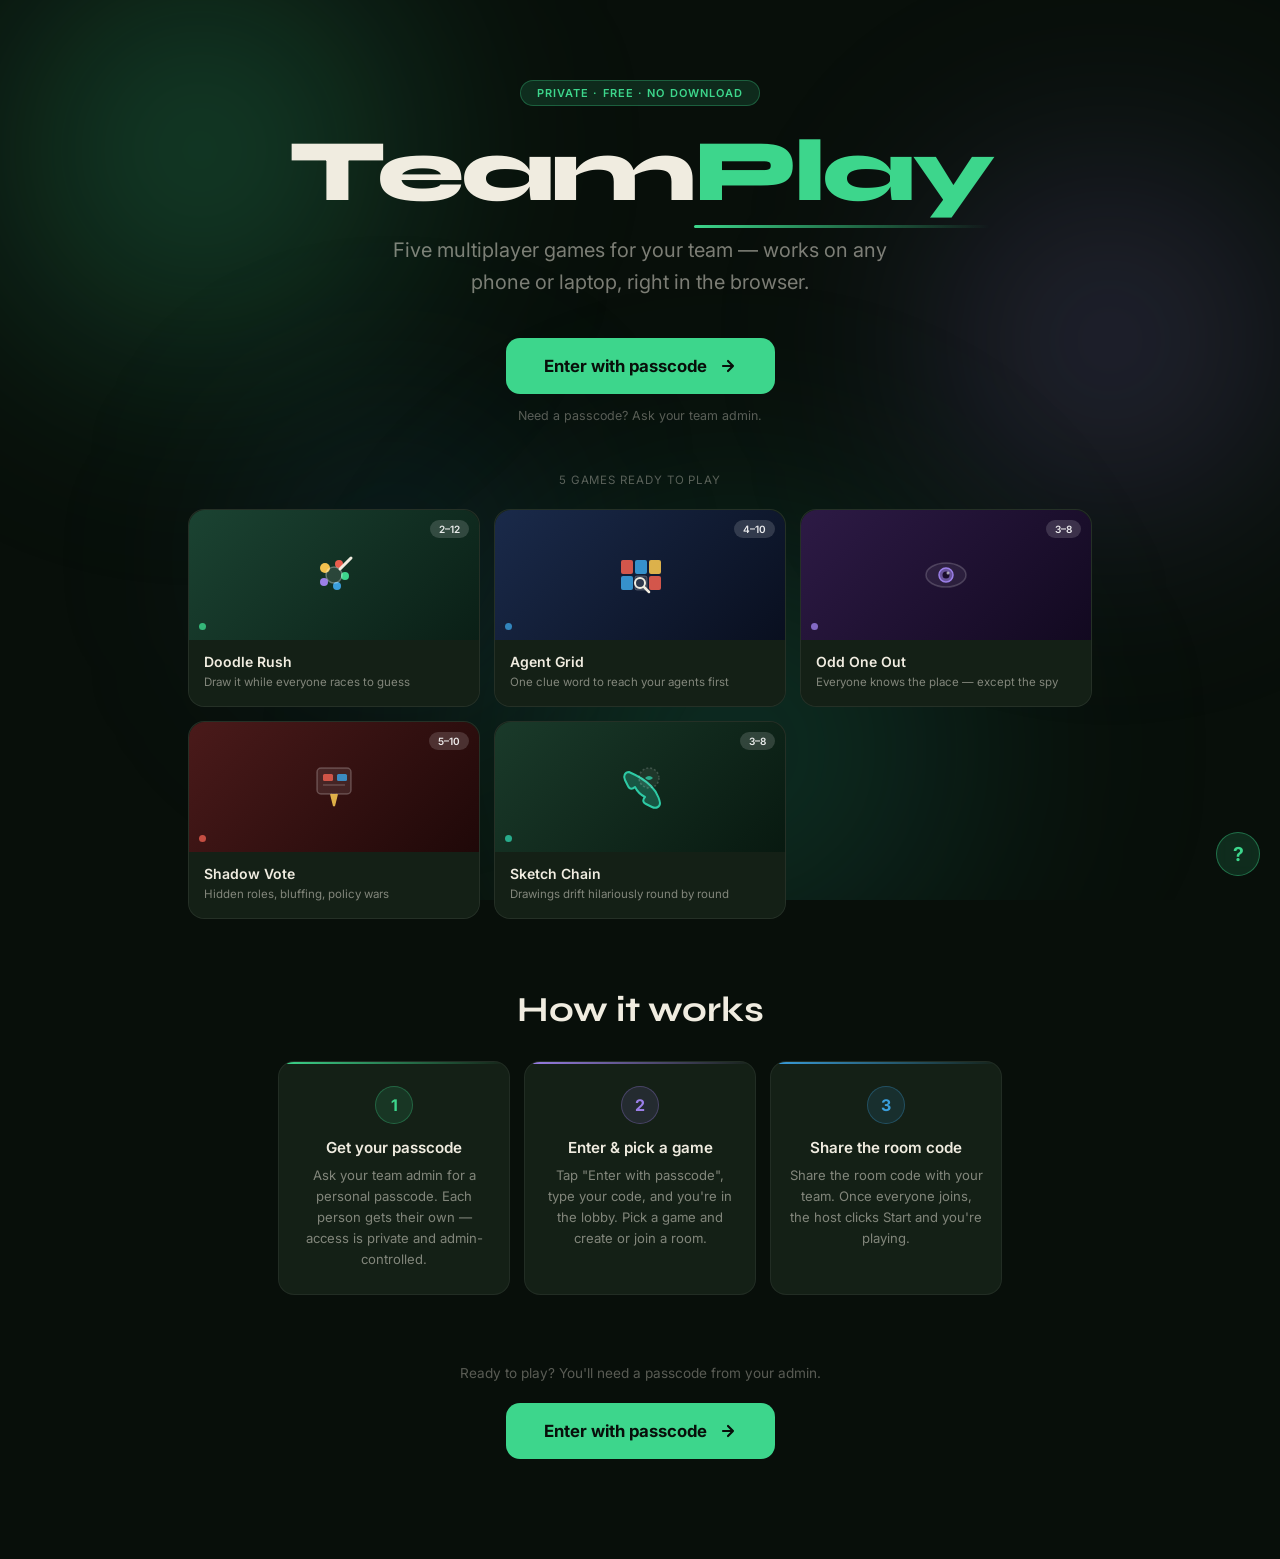
<file: index.html>
<!doctype html>
<html lang="en">
<head>
  <meta charset="utf-8"/>
  <meta name="viewport" content="width=device-width, initial-scale=1, viewport-fit=cover"/>
  <title>TeamPlay — Private Games for Your Team</title>
  <link rel="preconnect" href="https://fonts.googleapis.com"/>
  <link href="https://fonts.googleapis.com/css2?family=Syne:wght@700;800&family=Inter:wght@400;500;600;700&display=swap" rel="stylesheet"/>
  <link rel="stylesheet" href="css/help.css"/>
  <style>
    *, *::before, *::after { box-sizing: border-box; margin: 0; padding: 0; }
    @media (prefers-reduced-motion: reduce) {
      *, *::before, *::after { animation: none !important; transition: none !important; }
    }

    :root {
      --bg: #080f0a;
      --surface: #0f1a10;
      --surface2: #142016;
      --chalk: #f0ece0;
      --chalk-dim: rgba(240,236,224,0.5);
      --accent: #3dd68c;
      --accent-dim: rgba(61,214,140,0.14);
      --radius: 16px;
    }

    html { scroll-behavior: smooth; }

    body {
      background: var(--bg);
      font-family: "Inter", system-ui, sans-serif;
      color: var(--chalk);
      min-height: 100vh;
      overflow-x: hidden;
    }

    /* =============================================
       AURORA BACKGROUND
       ============================================= */
    .aurora {
      position: fixed;
      inset: 0;
      z-index: 0;
      pointer-events: none;
      overflow: hidden;
    }
    .aurora-blob {
      position: absolute;
      border-radius: 50%;
      filter: blur(100px);
      will-change: transform;
    }
    .ab1 {
      width: 600px; height: 600px;
      top: -150px; left: -100px;
      background: radial-gradient(circle, rgba(61,214,140,0.32) 0%, transparent 70%);
      animation: drift1 18s ease-in-out infinite;
    }
    .ab2 {
      width: 500px; height: 500px;
      top: 10%; right: -80px;
      background: radial-gradient(circle, rgba(155,127,232,0.28) 0%, transparent 70%);
      animation: drift2 22s ease-in-out infinite;
    }
    .ab3 {
      width: 700px; height: 700px;
      bottom: -200px; left: 30%;
      background: radial-gradient(circle, rgba(45,202,165,0.22) 0%, transparent 70%);
      animation: drift3 26s ease-in-out infinite;
    }
    .ab4 {
      width: 400px; height: 400px;
      top: 40%; left: 15%;
      background: radial-gradient(circle, rgba(58,158,220,0.18) 0%, transparent 70%);
      animation: drift4 20s ease-in-out infinite;
    }

    @keyframes drift1 {
      0%,100% { transform: translate(0,0) scale(1); }
      33%      { transform: translate(60px,-80px) scale(1.12); }
      66%      { transform: translate(-30px,50px) scale(0.92); }
    }
    @keyframes drift2 {
      0%,100% { transform: translate(0,0) scale(1); }
      40%      { transform: translate(-70px,60px) scale(1.08); }
      70%      { transform: translate(40px,-40px) scale(0.95); }
    }
    @keyframes drift3 {
      0%,100% { transform: translate(0,0) scale(1); }
      50%      { transform: translate(-50px,-70px) scale(1.1); }
    }
    @keyframes drift4 {
      0%,100% { transform: translate(0,0) scale(1); }
      30%      { transform: translate(80px,40px) scale(1.15); }
      70%      { transform: translate(-40px,-30px) scale(0.9); }
    }

    /* Content sits above aurora */
    .content { position: relative; z-index: 1; }

    /* =============================================
       HERO
       ============================================= */
    .hero {
      text-align: center;
      padding: 80px 20px 50px;
      max-width: 760px;
      margin: 0 auto;
    }
    .hero-badge {
      display: inline-block;
      font-size: 11px;
      font-weight: 600;
      letter-spacing: 0.1em;
      text-transform: uppercase;
      color: var(--accent);
      background: var(--accent-dim);
      border: 1px solid rgba(61,214,140,0.3);
      border-radius: 20px;
      padding: 5px 16px;
      margin-bottom: 22px;
      opacity: 0;
      animation: fadeUp 0.6s ease-out 0.1s forwards;
    }
    .hero-brand {
      font-family: "Syne", sans-serif;
      font-size: clamp(3rem, 10vw, 5.5rem);
      font-weight: 800;
      letter-spacing: -0.04em;
      line-height: 1;
      margin-bottom: 18px;
      opacity: 0;
      animation: fadeUp 0.7s ease-out 0.2s forwards;
    }
    .hero-brand span {
      color: var(--accent);
      position: relative;
    }
    /* Underline accent on "Play" */
    .hero-brand span::after {
      content: "";
      position: absolute;
      bottom: -4px; left: 0; right: 0;
      height: 3px;
      background: linear-gradient(90deg, var(--accent), transparent);
      border-radius: 2px;
    }
    .hero-sub {
      font-size: clamp(1rem, 3vw, 1.25rem);
      color: var(--chalk-dim);
      max-width: 500px;
      margin: 0 auto 40px;
      line-height: 1.6;
      opacity: 0;
      animation: fadeUp 0.7s ease-out 0.3s forwards;
    }

    /* Magnetic CTA wrapper */
    .cta-wrap {
      display: inline-block;
      opacity: 0;
      animation: fadeUp 0.7s ease-out 0.4s forwards;
    }
    .hero-cta {
      display: inline-flex;
      align-items: center;
      gap: 12px;
      padding: 18px 38px;
      background: var(--accent);
      color: #080f0a;
      font-size: 1.05rem;
      font-weight: 700;
      font-family: inherit;
      border: none;
      border-radius: 14px;
      cursor: pointer;
      text-decoration: none;
      position: relative;
      overflow: hidden;
      transition: box-shadow 0.25s, transform 0.18s;
      box-shadow: 0 0 0 0 rgba(61,214,140,0);
    }
    .hero-cta:hover {
      box-shadow: 0 0 40px 4px rgba(61,214,140,0.35), 0 8px 30px rgba(61,214,140,0.2);
    }
    /* Shimmer on CTA */
    .hero-cta::after {
      content: "";
      position: absolute;
      top: 0; left: -100%; bottom: 0;
      width: 60%;
      background: linear-gradient(90deg, transparent, rgba(255,255,255,0.3), transparent);
      transform: skewX(-20deg);
      animation: ctaShimmer 3.5s ease-in-out 1.2s infinite;
    }
    @keyframes ctaShimmer {
      0%   { left: -100%; }
      30%  { left: 130%; }
      100% { left: 130%; }
    }
    .hero-note {
      font-size: 0.78rem;
      color: rgba(240,236,224,0.35);
      margin-top: 14px;
      opacity: 0;
      animation: fadeUp 0.6s ease-out 0.5s forwards;
    }

    @keyframes fadeUp {
      from { opacity: 0; transform: translateY(20px); }
      to   { opacity: 1; transform: translateY(0); }
    }

    /* =============================================
       GAME CARDS GRID
       ============================================= */
    .games-section {
      max-width: 940px;
      margin: 0 auto;
      padding: 0 18px 70px;
    }
    .games-label {
      font-size: 0.72rem;
      letter-spacing: 0.08em;
      text-transform: uppercase;
      color: rgba(240,236,224,0.35);
      text-align: center;
      margin-bottom: 22px;
      opacity: 0;
      animation: fadeUp 0.6s ease-out 0.5s forwards;
    }
    .games-grid {
      display: grid;
      grid-template-columns: repeat(3, 1fr);
      gap: 14px;
    }

    /* Card base — 3D tilt handled by JS */
    .game-card {
      border-radius: var(--radius);
      overflow: visible; /* allow tilt to show shadow cleanly */
      border: 1px solid rgba(255,255,255,0.07);
      background: var(--surface2);
      position: relative;
      cursor: default;
      opacity: 0;
      transform: translateY(24px) scale(0.96);
      animation: cardDeal 0.55s cubic-bezier(0.34,1.3,0.64,1) forwards;
      transition: border-color 0.25s, box-shadow 0.3s;
      transform-style: preserve-3d;
    }
    .game-card:nth-child(1) { animation-delay: 0.55s; }
    .game-card:nth-child(2) { animation-delay: 0.65s; }
    .game-card:nth-child(3) { animation-delay: 0.75s; }
    .game-card:nth-child(4) { animation-delay: 0.85s; }
    .game-card:nth-child(5) { animation-delay: 0.95s; }

    @keyframes cardDeal {
      to { opacity: 1; transform: translateY(0) scale(1); }
    }

    /* Inner wrapper clips art but allows outer tilt shadow */
    .card-inner {
      border-radius: var(--radius);
      overflow: hidden;
      position: relative;
    }

    /* Shimmer sweep — fires once after card enters */
    .card-inner::after {
      content: "";
      position: absolute;
      inset: 0;
      background: linear-gradient(105deg,
        transparent 30%,
        rgba(255,255,255,0.12) 50%,
        transparent 70%
      );
      transform: translateX(-100%);
      animation: cardShimmer 0.7s ease-out forwards;
      pointer-events: none;
    }
    .game-card:nth-child(1) .card-inner::after { animation-delay: 1.1s; }
    .game-card:nth-child(2) .card-inner::after { animation-delay: 1.2s; }
    .game-card:nth-child(3) .card-inner::after { animation-delay: 1.3s; }
    .game-card:nth-child(4) .card-inner::after { animation-delay: 1.4s; }
    .game-card:nth-child(5) .card-inner::after { animation-delay: 1.5s; }
    @keyframes cardShimmer {
      from { transform: translateX(-100%); }
      to   { transform: translateX(200%); }
    }

    /* Art panels */
    .card-art {
      height: 130px;
      display: flex; align-items: center; justify-content: center;
      position: relative; overflow: hidden;
    }
    .ca-skribbl   { background: linear-gradient(135deg,#1b4332 0%,#0a1f16 100%); }
    .ca-codenames { background: linear-gradient(135deg,#1a2a4a 0%,#090f1f 100%); }
    .ca-spyfall   { background: linear-gradient(135deg,#2d1a45 0%,#120920 100%); }
    .ca-sh        { background: linear-gradient(135deg,#4a1a1a 0%,#1f0808 100%); }
    .ca-gartic    { background: linear-gradient(135deg,#1a3a2a 0%,#081910 100%); }

    /* Art icon — parallax depth on tilt */
    .art-icon {
      display: flex; align-items: center; justify-content: center;
      transition: transform 0.12s ease-out;
    }
    .game-card[data-game="skribbl"]       .art-icon { animation: sway   3s   ease-in-out infinite; }
    .game-card[data-game="codenames"]     .art-icon { animation: bob    2.6s ease-in-out infinite; }
    .game-card[data-game="spyfall"]       .art-icon { animation: blink  2.8s ease-in-out infinite; }
    .game-card[data-game="secret_hitler"] .art-icon { animation: fan    3.5s ease-in-out infinite; }
    .game-card[data-game="gartic_phone"]  .art-icon { animation: wiggle 2.2s ease-in-out infinite; }
    @keyframes sway   { 0%,100%{transform:rotate(-7deg)} 50%{transform:rotate(7deg)} }
    @keyframes bob    { 0%,100%{transform:translateY(0)} 50%{transform:translateY(-9px)} }
    @keyframes blink  { 0%,40%,60%,100%{transform:scale(1);opacity:1} 50%{transform:scale(0.82);opacity:.45} }
    @keyframes fan    { 0%,100%{transform:rotate(0)} 25%{transform:rotate(-12deg)} 75%{transform:rotate(12deg)} }
    @keyframes wiggle { 0%,100%{transform:rotate(0) translateX(0)} 20%{transform:rotate(-11deg) translateX(-4px)} 40%{transform:rotate(11deg) translateX(4px)} 60%{transform:rotate(-6deg) translateX(-2px)} 80%{transform:rotate(6deg) translateX(2px)} }

    .card-pip {
      position: absolute; top: 10px; right: 10px;
      font-size: 10px; font-weight: 600;
      padding: 3px 9px; border-radius: 20px;
      background: rgba(255,255,255,0.15);
      color: rgba(255,255,255,0.9);
      animation: breathe 3s ease-in-out infinite;
    }
    @keyframes breathe { 0%,100%{opacity:.6} 50%{opacity:1} }

    .ca-dot {
      position: absolute; bottom:10px; left:10px;
      width:7px; height:7px; border-radius:50%; opacity:.8;
    }

    .card-info { padding: 13px 15px 15px; background: var(--surface2); }
    .card-title { font-size: 14px; font-weight: 600; color: var(--chalk); margin-bottom: 4px; }
    .card-desc  { font-size: 11.5px; color: rgba(240,236,224,0.5); line-height: 1.45; }

    /* Per-game tilt glow colours (applied dynamically by JS too) */
    .game-card[data-game="skribbl"]       { --glow: rgba(61,214,140,0.22); }
    .game-card[data-game="codenames"]     { --glow: rgba(58,158,220,0.22); }
    .game-card[data-game="spyfall"]       { --glow: rgba(155,127,232,0.22); }
    .game-card[data-game="secret_hitler"] { --glow: rgba(232,93,78,0.22); }
    .game-card[data-game="gartic_phone"]  { --glow: rgba(45,202,165,0.22); }

    /* =============================================
       HOW IT WORKS
       ============================================= */
    .how-section {
      max-width: 760px;
      margin: 0 auto 70px;
      padding: 0 18px;
      text-align: center;
    }
    .how-title {
      font-family: "Syne", sans-serif;
      font-size: clamp(1.6rem,4vw,2.2rem);
      font-weight: 700;
      margin-bottom: 30px;
      color: var(--chalk);
    }
    .how-steps {
      display: grid;
      grid-template-columns: repeat(3,1fr);
      gap: 14px;
    }
    .how-step {
      background: var(--surface2);
      border-radius: var(--radius);
      padding: 24px 18px;
      border: 1px solid rgba(255,255,255,0.06);
      position: relative;
      overflow: hidden;
    }
    /* Subtle top gradient line per step */
    .how-step:nth-child(1)::before { content:""; position:absolute; top:0;left:0;right:0;height:2px; background:linear-gradient(90deg,var(--accent),transparent); }
    .how-step:nth-child(2)::before { content:""; position:absolute; top:0;left:0;right:0;height:2px; background:linear-gradient(90deg,#9b7fe8,transparent); }
    .how-step:nth-child(3)::before { content:""; position:absolute; top:0;left:0;right:0;height:2px; background:linear-gradient(90deg,#3a9edc,transparent); }

    .how-num {
      width: 38px; height: 38px; border-radius: 50%;
      display: flex; align-items: center; justify-content: center;
      font-weight: 700; font-size: 1rem;
      margin: 0 auto 14px;
    }
    .how-step:nth-child(1) .how-num { background:rgba(61,214,140,0.12); color:var(--accent); border:1px solid rgba(61,214,140,0.3); }
    .how-step:nth-child(2) .how-num { background:rgba(155,127,232,0.12); color:#9b7fe8; border:1px solid rgba(155,127,232,0.3); }
    .how-step:nth-child(3) .how-num { background:rgba(58,158,220,0.12); color:#3a9edc; border:1px solid rgba(58,158,220,0.3); }

    .how-step-title { font-weight: 600; font-size: 0.95rem; margin-bottom: 8px; color: var(--chalk); }
    .how-step-desc  { font-size: 0.82rem; color: var(--chalk-dim); line-height: 1.6; }

    /* =============================================
       BOTTOM CTA
       ============================================= */
    .bottom-cta {
      text-align: center;
      padding: 0 20px 100px;
    }
    .bottom-cta p { color: rgba(240,236,224,0.35); font-size: 0.85rem; margin-bottom: 22px; }

    /* =============================================
       RESPONSIVE
       ============================================= */
    @media (max-width: 640px) {
      .hero { padding: 60px 16px 36px; }
      .games-grid { grid-template-columns: repeat(2,1fr); gap:10px; }
      .card-art { height: 100px; }
      .how-steps { grid-template-columns: 1fr; gap: 10px; }
    }
    @media (max-width: 400px) {
      .games-grid { grid-template-columns: 1fr; }
    }
  </style>
</head>
<body data-page="landing">

<!-- Aurora -->
<div class="aurora">
  <div class="aurora-blob ab1"></div>
  <div class="aurora-blob ab2"></div>
  <div class="aurora-blob ab3"></div>
  <div class="aurora-blob ab4"></div>
</div>

<div class="content">

  <!-- Hero -->
  <div class="hero">
    <div class="hero-badge">Private · Free · No download</div>
    <h1 class="hero-brand">Team<span>Play</span></h1>
    <p class="hero-sub">Five multiplayer games for your team — works on any phone or laptop, right in the browser.</p>
    <div class="cta-wrap" id="cta-wrap">
      <a href="access.html" class="hero-cta" id="hero-cta">
        Enter with passcode
        <svg width="18" height="18" viewBox="0 0 18 18" fill="none">
          <path d="M4 9h10M9 4l5 5-5 5" stroke="#080f0a" stroke-width="2.2" stroke-linecap="round" stroke-linejoin="round"/>
        </svg>
      </a>
    </div>
    <p class="hero-note">Need a passcode? Ask your team admin.</p>
  </div>

  <!-- Games -->
  <div class="games-section">
    <p class="games-label">5 games ready to play</p>
    <div class="games-grid" id="games-grid">

      <div class="game-card" data-game="skribbl">
        <div class="card-inner">
          <div class="card-art ca-skribbl">
            <span class="art-icon">
              <svg width="54" height="54" viewBox="0 0 54 54" fill="none">
                <circle cx="18" cy="20" r="5" fill="#f2c14e"/><circle cx="32" cy="16" r="4" fill="#e85d4e"/>
                <circle cx="38" cy="28" r="4" fill="#3dd68c"/><circle cx="30" cy="38" r="4" fill="#3a9edc"/>
                <circle cx="17" cy="34" r="4" fill="#9b7fe8"/>
                <ellipse cx="27" cy="27" rx="8" ry="8" fill="rgba(255,255,255,0.1)" stroke="rgba(255,255,255,0.3)" stroke-width="1.5"/>
                <line x1="33" y1="21" x2="44" y2="10" stroke="#f0ece0" stroke-width="3" stroke-linecap="round"/>
              </svg>
            </span>
            <span class="card-pip">2–12</span>
            <div class="ca-dot" style="background:#3dd68c"></div>
          </div>
          <div class="card-info">
            <p class="card-title">Doodle Rush</p>
            <p class="card-desc">Draw it while everyone races to guess</p>
          </div>
        </div>
      </div>

      <div class="game-card" data-game="codenames">
        <div class="card-inner">
          <div class="card-art ca-codenames">
            <span class="art-icon">
              <svg width="54" height="54" viewBox="0 0 54 54" fill="none">
                <rect x="8" y="12" width="12" height="14" rx="2" fill="#e85d4e" opacity=".9"/>
                <rect x="22" y="12" width="12" height="14" rx="2" fill="#3a9edc" opacity=".9"/>
                <rect x="36" y="12" width="12" height="14" rx="2" fill="#f2c14e" opacity=".9"/>
                <rect x="8" y="28" width="12" height="14" rx="2" fill="#3a9edc" opacity=".9"/>
                <rect x="22" y="28" width="12" height="14" rx="2" fill="rgba(255,255,255,0.12)" stroke="rgba(255,255,255,0.22)" stroke-width="1"/>
                <rect x="36" y="28" width="12" height="14" rx="2" fill="#e85d4e" opacity=".9"/>
                <circle cx="27" cy="35" r="5" fill="none" stroke="#f0ece0" stroke-width="2"/>
                <line x1="31" y1="39" x2="36" y2="44" stroke="#f0ece0" stroke-width="2.5" stroke-linecap="round"/>
              </svg>
            </span>
            <span class="card-pip">4–10</span>
            <div class="ca-dot" style="background:#3a9edc"></div>
          </div>
          <div class="card-info">
            <p class="card-title">Agent Grid</p>
            <p class="card-desc">One clue word to reach your agents first</p>
          </div>
        </div>
      </div>

      <div class="game-card" data-game="spyfall">
        <div class="card-inner">
          <div class="card-art ca-spyfall">
            <span class="art-icon">
              <svg width="54" height="54" viewBox="0 0 54 54" fill="none">
                <ellipse cx="27" cy="27" rx="20" ry="12" fill="rgba(255,255,255,0.06)" stroke="rgba(255,255,255,0.18)" stroke-width="1.5"/>
                <circle cx="27" cy="27" r="7" fill="rgba(155,127,232,0.55)" stroke="#9b7fe8" stroke-width="1.5"/>
                <circle cx="27" cy="27" r="3.5" fill="#1a0d2a"/>
                <circle cx="29" cy="25" r="1.5" fill="rgba(255,255,255,0.6)"/>
              </svg>
            </span>
            <span class="card-pip">3–8</span>
            <div class="ca-dot" style="background:#9b7fe8"></div>
          </div>
          <div class="card-info">
            <p class="card-title">Odd One Out</p>
            <p class="card-desc">Everyone knows the place — except the spy</p>
          </div>
        </div>
      </div>

      <div class="game-card" data-game="secret_hitler">
        <div class="card-inner">
          <div class="card-art ca-sh">
            <span class="art-icon">
              <svg width="54" height="54" viewBox="0 0 54 54" fill="none">
                <rect x="10" y="8" width="34" height="26" rx="4" fill="rgba(255,255,255,0.08)" stroke="rgba(255,255,255,0.22)" stroke-width="1.5"/>
                <rect x="16" y="14" width="10" height="7" rx="1.5" fill="#e85d4e" opacity=".85"/>
                <rect x="30" y="14" width="10" height="7" rx="1.5" fill="#3a9edc" opacity=".85"/>
                <line x1="16" y1="25" x2="38" y2="25" stroke="rgba(255,255,255,0.18)" stroke-width="1.5"/>
                <path d="M24 34 L27 46 L30 34" stroke="#f2c14e" stroke-width="2" fill="#f2c14e" opacity=".9"/>
              </svg>
            </span>
            <span class="card-pip">5–10</span>
            <div class="ca-dot" style="background:#e85d4e"></div>
          </div>
          <div class="card-info">
            <p class="card-title">Shadow Vote</p>
            <p class="card-desc">Hidden roles, bluffing, policy wars</p>
          </div>
        </div>
      </div>

      <div class="game-card" data-game="gartic_phone">
        <div class="card-inner">
          <div class="card-art ca-gartic">
            <span class="art-icon">
              <svg width="54" height="54" viewBox="0 0 54 54" fill="none">
                <path d="M16 12 C12 12 10 16 12 20 L15 26 C17 30 20 29 22 27 C24 31 28 35 32 37 C30 39 29 42 33 44 L39 47 C43 49 47 47 47 43 C47 43 46 34 38 26 C30 18 16 12 16 12Z" fill="rgba(45,202,165,0.28)" stroke="#2dcaa5" stroke-width="2" stroke-linejoin="round"/>
                <circle cx="36" cy="18" r="10" fill="rgba(255,255,255,0.06)" stroke="rgba(255,255,255,0.18)" stroke-width="1.5" stroke-dasharray="2 2"/>
                <path d="M32 18 Q36 14 40 18 Q36 22 32 18Z" fill="#2dcaa5" opacity=".8"/>
              </svg>
            </span>
            <span class="card-pip">3–8</span>
            <div class="ca-dot" style="background:#2dcaa5"></div>
          </div>
          <div class="card-info">
            <p class="card-title">Sketch Chain</p>
            <p class="card-desc">Drawings drift hilariously round by round</p>
          </div>
        </div>
      </div>

    </div>
  </div>

  <!-- How it works -->
  <div class="how-section">
    <h2 class="how-title">How it works</h2>
    <div class="how-steps">
      <div class="how-step">
        <div class="how-num">1</div>
        <p class="how-step-title">Get your passcode</p>
        <p class="how-step-desc">Ask your team admin for a personal passcode. Each person gets their own — access is private and admin-controlled.</p>
      </div>
      <div class="how-step">
        <div class="how-num">2</div>
        <p class="how-step-title">Enter &amp; pick a game</p>
        <p class="how-step-desc">Tap "Enter with passcode", type your code, and you're in the lobby. Pick a game and create or join a room.</p>
      </div>
      <div class="how-step">
        <div class="how-num">3</div>
        <p class="how-step-title">Share the room code</p>
        <p class="how-step-desc">Share the room code with your team. Once everyone joins, the host clicks Start and you're playing.</p>
      </div>
    </div>
  </div>

  <!-- Bottom CTA -->
  <div class="bottom-cta">
    <p>Ready to play? You'll need a passcode from your admin.</p>
    <div class="cta-wrap">
      <a href="access.html" class="hero-cta">
        Enter with passcode
        <svg width="18" height="18" viewBox="0 0 18 18" fill="none">
          <path d="M4 9h10M9 4l5 5-5 5" stroke="#080f0a" stroke-width="2.2" stroke-linecap="round" stroke-linejoin="round"/>
        </svg>
      </a>
    </div>
  </div>

</div><!-- /content -->

<script>
// ---- 3D Card Tilt ----
const isMobile = window.matchMedia('(hover: none)').matches;

// Save game selection to localStorage so access + lobby can pick it up
document.querySelectorAll('.game-card[data-game]').forEach(card => {
  card.style.cursor = 'pointer';
  card.addEventListener('click', () => {
    localStorage.setItem('tp_pending_game', card.dataset.game);
    window.location.href = 'access.html';
  });
});

if (!isMobile) {
  document.querySelectorAll('.game-card').forEach(card => {
    const icon = card.querySelector('.art-icon');
    const inner = card.querySelector('.card-inner');

    card.addEventListener('mousemove', e => {
      const rect = card.getBoundingClientRect();
      const x = (e.clientX - rect.left) / rect.width  - 0.5;
      const y = (e.clientY - rect.top)  / rect.height - 0.5;

      card.style.transform    = `perspective(700px) rotateY(${x * 16}deg) rotateX(${-y * 12}deg) translateY(-6px)`;
      card.style.boxShadow    = `${-x * 20}px ${-y * 20}px 60px var(--glow, rgba(61,214,140,0.15))`;
      card.style.borderColor  = 'rgba(255,255,255,0.18)';
      if (icon) icon.style.transform = `translate(${x * -10}px, ${y * -10}px)`;
    });

    card.addEventListener('mouseleave', () => {
      card.style.transition   = 'transform 0.5s cubic-bezier(0.34,1.2,0.64,1), box-shadow 0.4s, border-color 0.3s';
      card.style.transform    = '';
      card.style.boxShadow    = '';
      card.style.borderColor  = '';
      if (icon) {
        icon.style.transition = 'transform 0.5s cubic-bezier(0.34,1.2,0.64,1)';
        icon.style.transform  = '';
      }
      setTimeout(() => {
        card.style.transition  = '';
        if (icon) icon.style.transition = '';
      }, 500);
    });
  });

  // ---- Magnetic CTA button ----
  document.querySelectorAll('.cta-wrap').forEach(wrap => {
    const btn = wrap.querySelector('.hero-cta');
    if (!btn) return;

    wrap.addEventListener('mousemove', e => {
      const rect = btn.getBoundingClientRect();
      const x = e.clientX - rect.left - rect.width  / 2;
      const y = e.clientY - rect.top  - rect.height / 2;
      btn.style.transform  = `translate(${x * 0.28}px, ${y * 0.28}px)`;
      btn.style.transition = 'transform 0.12s ease-out';
    });

    wrap.addEventListener('mouseleave', () => {
      btn.style.transform  = '';
      btn.style.transition = 'transform 0.5s cubic-bezier(0.34,1.56,0.64,1), box-shadow 0.25s';
    });
  });
}
</script>

<link rel="stylesheet" href="css/help.css"/>
<script type="module" src="js/help.js"></script>
</body>
</html>
</file>
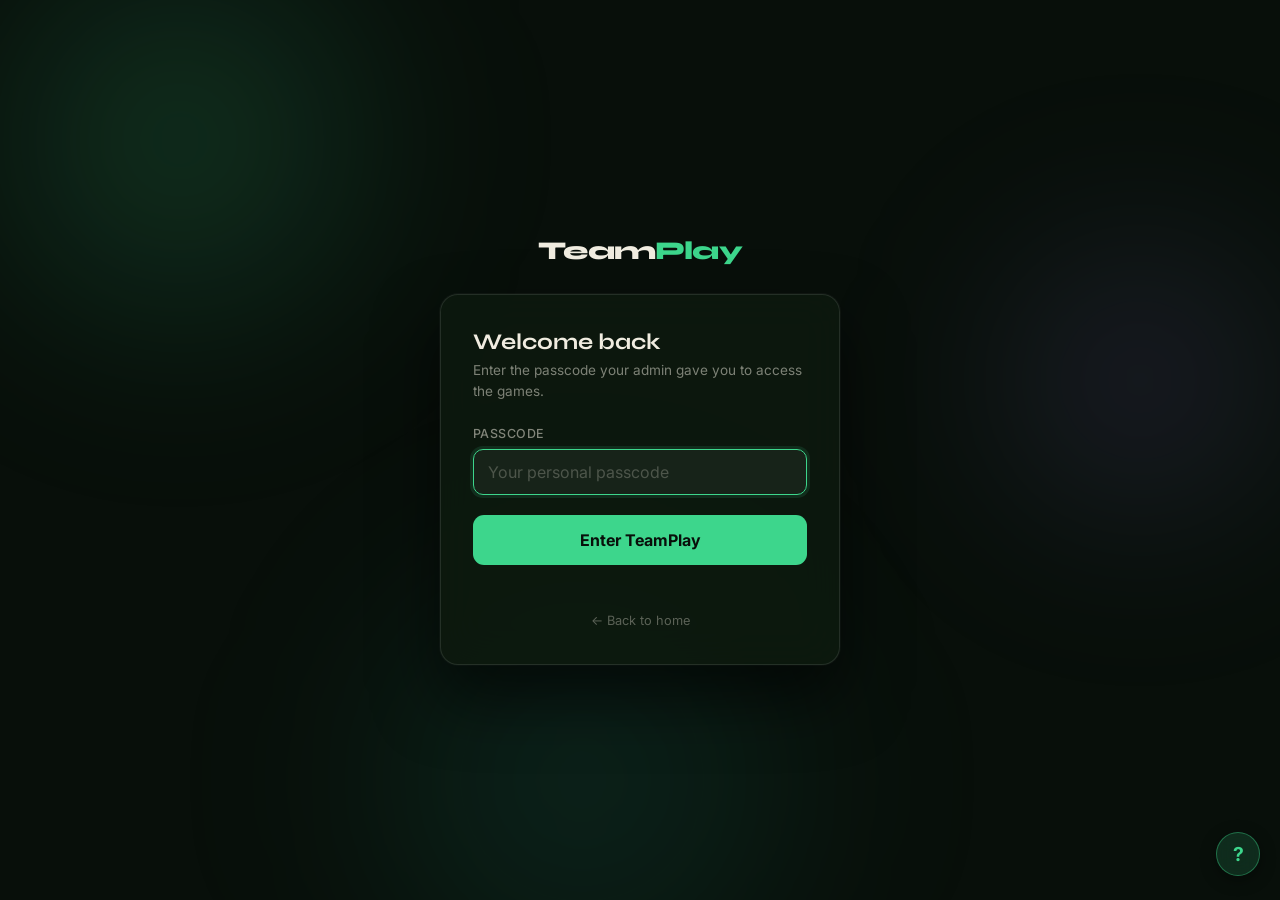
<file: access.html>
<!doctype html>
<html lang="en">
<head>
  <meta charset="utf-8"/>
  <meta name="viewport" content="width=device-width, initial-scale=1, viewport-fit=cover"/>
  <title>TeamPlay — Enter Passcode</title>
  <link rel="preconnect" href="https://fonts.googleapis.com"/>
  <link href="https://fonts.googleapis.com/css2?family=Syne:wght@700;800&family=Inter:wght@400;500;600;700&display=swap" rel="stylesheet"/>
  <link rel="stylesheet" href="css/style.css"/>
  <link rel="stylesheet" href="css/help.css"/>
  <link rel="stylesheet" href="css/premium.css"/>
  <style>html{background:#080f0a}html body{background:#080f0a!important;color:#f0ece0!important}</style>
  <style>
    .access-logo {
      font-family: "Syne", sans-serif;
      font-size: 1.6rem;
      font-weight: 800;
      letter-spacing: -0.03em;
      text-align: center;
      margin-bottom: 28px;
      color: #f0ece0;
    }
    .access-logo span { color: #3dd68c; }

    .access-card {
      background: rgba(13,26,14,0.88);
      border: 1px solid rgba(255,255,255,0.1);
      border-radius: 18px;
      padding: 36px 32px;
      width: 100%;
      max-width: 400px;
      backdrop-filter: blur(20px);
      -webkit-backdrop-filter: blur(20px);
      box-shadow: 0 32px 64px rgba(0,0,0,0.6), 0 0 0 1px rgba(255,255,255,0.04);
      opacity: 0;
      transform: translateY(20px);
      animation: cardUp 0.55s cubic-bezier(0.34,1.2,0.64,1) 0.15s forwards;
    }
    @keyframes cardUp {
      to { opacity: 1; transform: translateY(0); }
    }
    .access-card h2 {
      font-family: "Syne", sans-serif;
      font-size: 1.4rem;
      font-weight: 700;
      color: #f0ece0;
      margin: 0 0 6px;
    }
    .access-card > p {
      font-size: 0.85rem;
      color: rgba(240,236,224,0.5);
      margin: 0 0 24px;
      line-height: 1.55;
    }
    .access-label {
      display: block;
      font-size: 0.78rem;
      font-weight: 500;
      color: rgba(240,236,224,0.45);
      letter-spacing: 0.04em;
      text-transform: uppercase;
      margin-bottom: 8px;
    }
    .access-input {
      width: 100%;
      padding: 14px 16px;
      background: rgba(255,255,255,0.05);
      border: 1.5px solid rgba(255,255,255,0.1);
      border-radius: 11px;
      font-size: 16px;
      font-family: "Inter", sans-serif;
      color: #f0ece0;
      letter-spacing: 0.06em;
      outline: none;
      transition: border-color 0.18s, box-shadow 0.18s;
      margin-bottom: 20px;
    }
    .access-input:focus {
      border-color: #3dd68c;
      box-shadow: 0 0 0 3px rgba(61,214,140,0.12);
    }
    .access-input::placeholder { color: rgba(240,236,224,0.22); letter-spacing: 0; }

    /* Magnetic button wrapper */
    .access-btn-wrap { display: block; }
    .access-btn {
      width: 100%;
      padding: 15px;
      background: #3dd68c;
      color: #080f0a;
      font-size: 1rem;
      font-weight: 700;
      font-family: "Inter", sans-serif;
      border: none;
      border-radius: 11px;
      cursor: pointer;
      position: relative;
      overflow: hidden;
      transition: background 0.15s, box-shadow 0.2s;
    }
    .access-btn:hover {
      background: #52e8a4;
      box-shadow: 0 0 32px rgba(61,214,140,0.35);
    }
    .access-btn:active { transform: scale(0.98); }
    .access-btn:disabled { opacity: 0.4; cursor: default; }
    /* Shimmer */
    .access-btn::after {
      content: "";
      position: absolute;
      top: 0; left: -80%; bottom: 0;
      width: 50%;
      background: linear-gradient(90deg, transparent, rgba(255,255,255,0.3), transparent);
      transform: skewX(-20deg);
      animation: btnShimmer 3s ease-in-out 0.8s infinite;
    }
    @keyframes btnShimmer {
      0%   { left: -80%; }
      25%  { left: 120%; }
      100% { left: 120%; }
    }
    .access-error {
      font-size: 0.82rem;
      color: #e85d4e;
      min-height: 18px;
      margin-top: 12px;
      text-align: center;
    }
    .access-back {
      display: block;
      text-align: center;
      margin-top: 18px;
      font-size: 0.8rem;
      color: rgba(240,236,224,0.35);
      text-decoration: none;
      transition: color 0.15s;
    }
    .access-back:hover { color: rgba(240,236,224,0.65); }

    /* Pre-selected game banner */
    .game-banner {
      display: none;
      align-items: center;
      gap: 10px;
      background: rgba(61,214,140,0.08);
      border: 1px solid rgba(61,214,140,0.2);
      border-radius: 9px;
      padding: 9px 13px;
      margin-bottom: 20px;
      font-size: 0.82rem;
      color: #3dd68c;
    }
    .game-banner.visible { display: flex; }
    .game-banner-dot { width: 8px; height: 8px; border-radius: 50%; background: #3dd68c; flex-shrink: 0; }
    @media (max-width: 480px) {
      .access-card { padding: 28px 20px; border-radius: 14px; }
    }
  </style>
</head>
<body data-page="access">

<div class="aurora">
  <div class="ab ab1"></div>
  <div class="ab ab2"></div>
  <div class="ab ab3"></div>
</div>

<div class="center-stage">
  <div style="width:100%; max-width:400px;">
    <div class="access-logo" style="opacity:0; animation: cardUp 0.5s ease-out 0.05s forwards">
      Team<span>Play</span>
    </div>
    <div class="access-card">
      <div class="game-banner" id="game-banner">
        <div class="game-banner-dot"></div>
        <span id="game-banner-text"></span>
      </div>
      <h2>Welcome back</h2>
      <p>Enter the passcode your admin gave you to access the games.</p>
      <form id="access-form">
        <label class="access-label" for="passcode-input">Passcode</label>
        <input type="password" id="passcode-input" class="access-input" autocomplete="off" required autofocus placeholder="Your personal passcode"/>
        <div class="access-btn-wrap">
          <button type="submit" id="access-submit" class="access-btn">Enter TeamPlay</button>
        </div>
        <p class="access-error" id="access-error"></p>
      </form>
      <a href="index.html" class="access-back">← Back to home</a>
    </div>
  </div>
</div>

<link rel="stylesheet" href="css/help.css"/>
<script type="module" src="js/access.js"></script>
<script type="module" src="js/help.js"></script>
<script>
  // Show pre-selected game banner if coming from landing page
  const pending = localStorage.getItem('tp_pending_game');
  const names = { skribbl:'Doodle Rush', codenames:'Agent Grid', spyfall:'Odd One Out', secret_hitler:'Shadow Vote', gartic_phone:'Sketch Chain' };
  if (pending && names[pending]) {
    const banner = document.getElementById('game-banner');
    document.getElementById('game-banner-text').textContent = `You selected ${names[pending]} — enter your passcode to continue`;
    banner.classList.add('visible');
  }
</script>
</body>
</html>
</file>
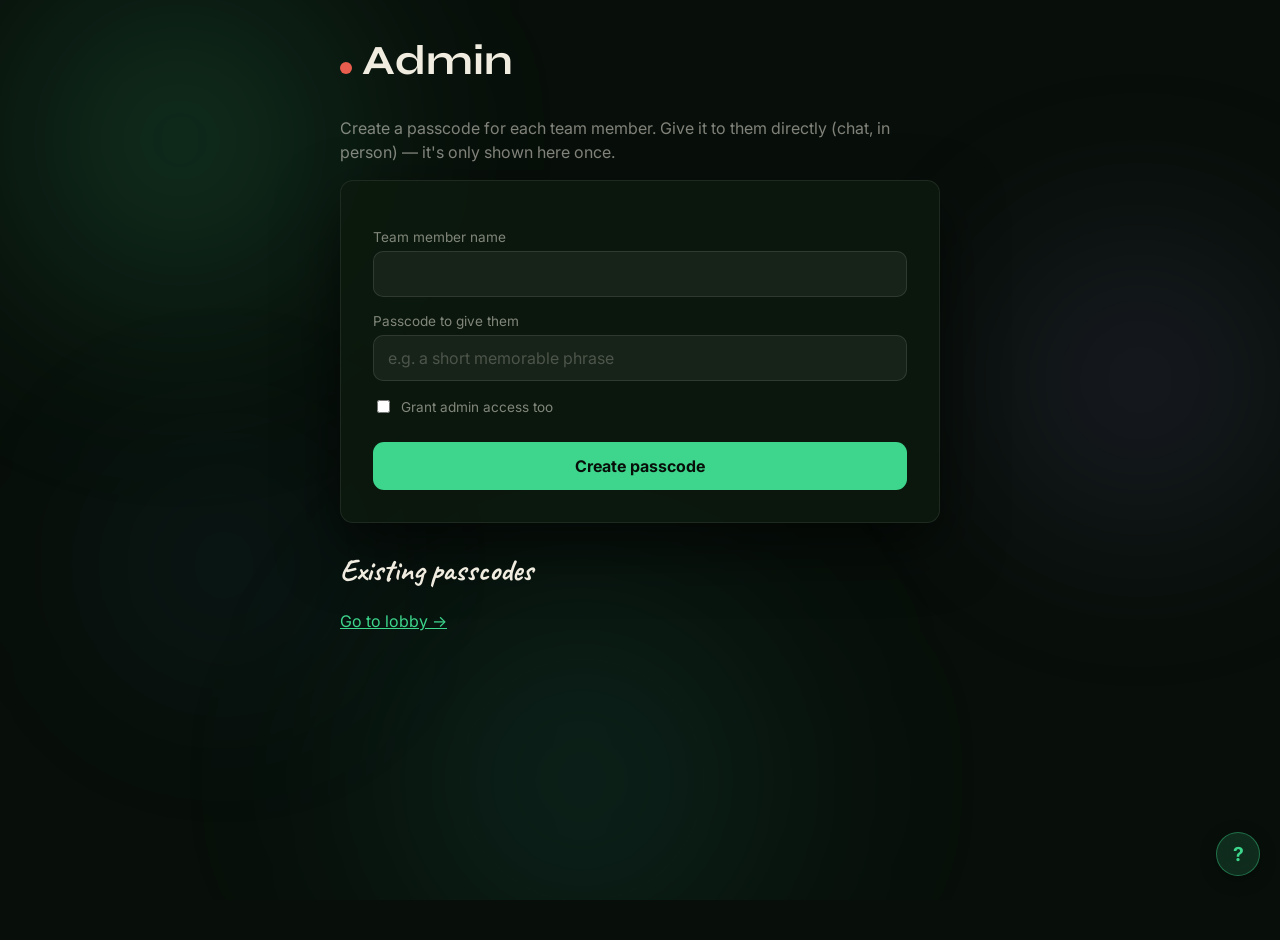
<file: admin.html>
<!doctype html>
<html lang="en">
<head>
  <meta charset="utf-8" />
  <meta name="viewport" content="width=device-width, initial-scale=1" />
  <title>TeamPlay — Admin</title>
  <link rel="stylesheet" href="css/style.css" />
  <link rel="stylesheet" href="css/help.css" />
  <link rel="stylesheet" href="css/premium.css"/>
  <style>html{background:#080f0a}html body{background:#080f0a!important;color:#f0ece0!important}</style>
</head>
<body data-page="admin" style="background:#080f0a; min-height:100vh; color:#f0ece0;">
<div class="aurora" aria-hidden="true"><div class="ab ab1"></div><div class="ab ab2"></div><div class="ab ab3"></div><div class="ab ab4"></div></div>
  <div class="admin-wrap">
    <div class="brand"><span class="dot"></span><h1>Admin</h1></div>
    <p>Create a passcode for each team member. Give it to them directly (chat, in person) — it's only shown here once.</p>

    <form id="create-code-form" class="card" style="max-width:none;">
      <label for="code-label">Team member name</label>
      <input type="text" id="code-label" required />

      <label for="code-value">Passcode to give them</label>
      <input type="text" id="code-value" required placeholder="e.g. a short memorable phrase" />

      <label style="display:flex; align-items:center; gap:8px; margin-top:16px;">
        <input type="checkbox" id="code-is-admin" style="width:auto;" />
        Grant admin access too
      </label>

      <button type="submit" class="btn-primary">Create passcode</button>
    </form>

    <div id="new-code-banner" class="banner hidden"></div>

    <h2 style="margin-top:32px; color:var(--chalk-cream);">Existing passcodes</h2>
    <ul id="code-list"></ul>

    <p style="margin-top:24px;"><a href="lobby.html">Go to lobby →</a></p>
  </div>

  <script type="module" src="js/admin.js"></script>
  <script type="module" src="js/help.js"></script>
</body>
</html>
</file>
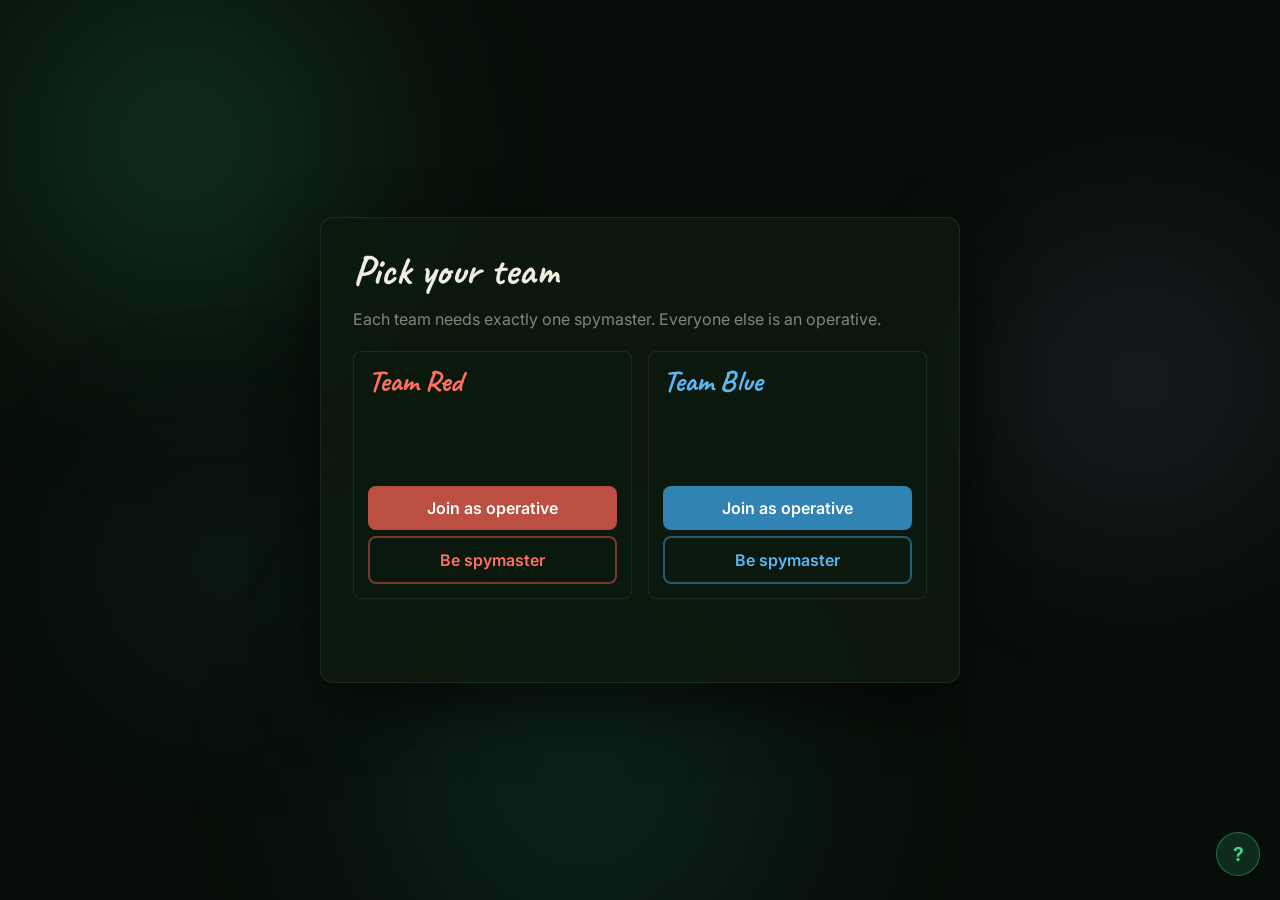
<file: codenames.html>
<!doctype html>
<html lang="en">
<head>
  <meta charset="utf-8" />
  <meta name="viewport" content="width=device-width, initial-scale=1" />
  <title>Agent Grid — Playing</title>
  <link rel="stylesheet" href="css/style.css" />
  <link rel="stylesheet" href="css/help.css" />
  <link rel="stylesheet" href="css/premium.css"/>
  <style>html{background:#080f0a}html body{background:#080f0a!important;color:#f0ece0!important}</style>
</head>
<body data-page="codenames" style="background:#080f0a; min-height:100vh; color:#f0ece0;">
<div class="aurora" aria-hidden="true"><div class="ab ab1"></div><div class="ab ab2"></div><div class="ab ab3"></div><div class="ab ab4"></div></div>
  <!-- ---------- Team setup ---------- -->
  <div id="team-setup-screen" class="center-stage">
    <div class="card" style="max-width: 640px;">
      <h1>Pick your team</h1>
      <p>Each team needs exactly one spymaster. Everyone else is an operative.</p>

      <div class="team-columns">
        <div class="team-col team-col-red">
          <h2>Team Red</h2>
          <ul id="red-list" class="team-player-list"></ul>
          <button class="btn-team btn-team-red" id="join-red-operative">Join as operative</button>
          <button class="btn-team btn-team-red-outline" id="join-red-spymaster">Be spymaster</button>
        </div>
        <div class="team-col team-col-blue">
          <h2>Team Blue</h2>
          <ul id="blue-list" class="team-player-list"></ul>
          <button class="btn-team btn-team-blue" id="join-blue-operative">Join as operative</button>
          <button class="btn-team btn-team-blue-outline" id="join-blue-spymaster">Be spymaster</button>
        </div>
      </div>

      <button id="start-codenames-btn" class="btn-primary hidden">Start game</button>
      <p class="error-text" id="setup-error"></p>
    </div>
  </div>

  <!-- ---------- Board ---------- -->
  <div id="board-screen" class="codenames-layout hidden">
    <div id="cn-status-bar" class="cn-status-bar">
      <span id="cn-turn-label"></span>
      <span id="cn-clue-label"></span>
      <span id="cn-guesses-label"></span>
    </div>

    <div id="cn-board" class="cn-board"></div>

    <div id="cn-side-panel" class="cn-side-panel">
      <div id="cn-score" class="cn-score">
        <div class="cn-score-red"><span id="cn-red-remaining"></span> left</div>
        <div class="cn-score-blue"><span id="cn-blue-remaining"></span> left</div>
      </div>

      <form id="clue-form" class="hidden">
        <label for="clue-word">Clue word</label>
        <input type="text" id="clue-word" autocomplete="off" />
        <label for="clue-number">Number</label>
        <input type="text" id="clue-number" inputmode="numeric" autocomplete="off" />
        <button type="submit" class="btn-primary">Give clue</button>
      </form>

      <button id="pass-turn-btn" class="btn-secondary hidden" style="width:100%;">Pass turn</button>
    </div>
  </div>

  <!-- ---------- End screen ---------- -->
  <div id="cn-end-screen" class="center-stage hidden">
    <div class="card">
      <h1 id="cn-winner-label">Game over</h1>
      <a href="lobby.html"><button class="btn-primary">Back to lobby</button></a>
    </div>
  </div>

  <script type="module" src="js/codenames.js"></script>
  <script type="module" src="js/help.js"></script>
</body>
</html>
</file>
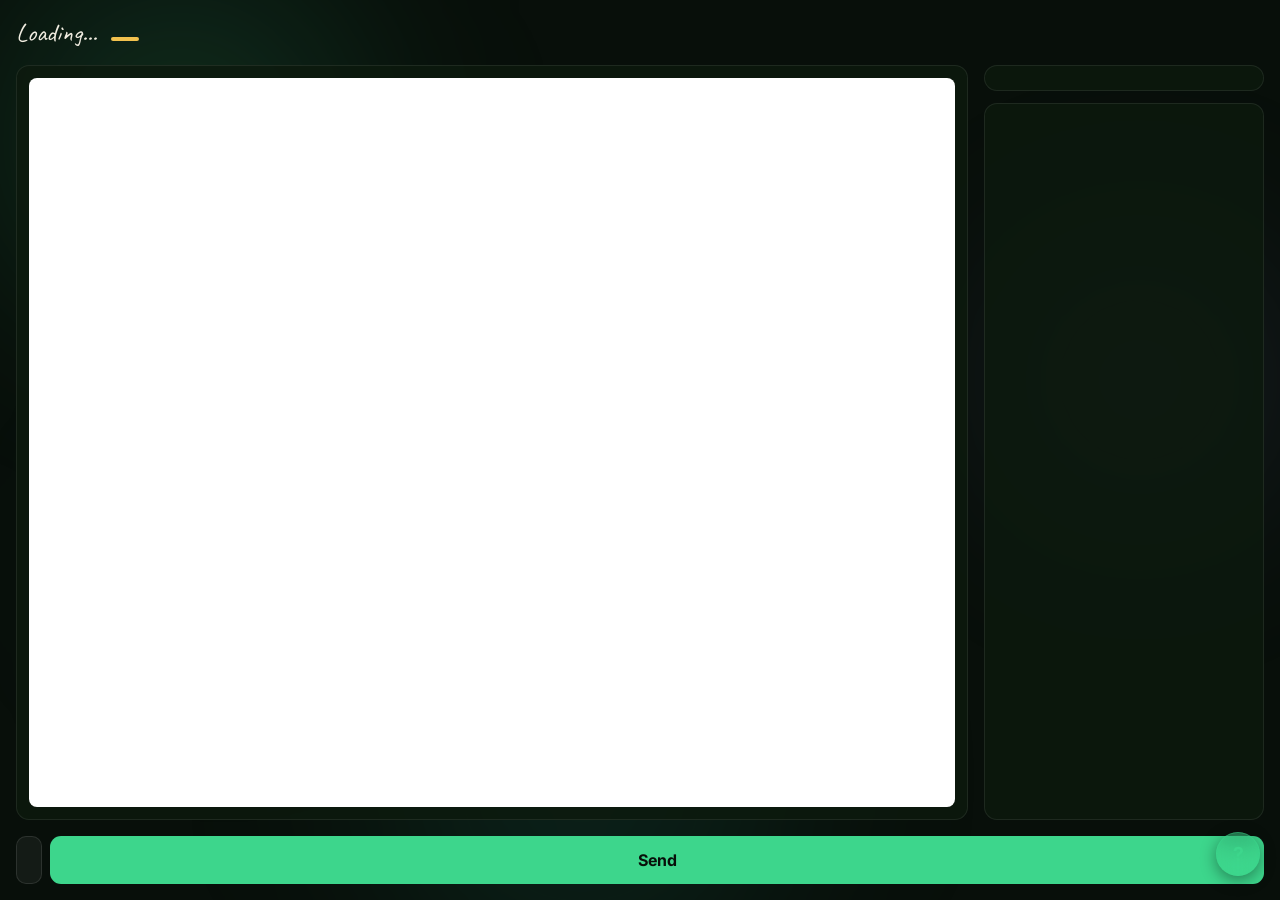
<file: game.html>
<!doctype html>
<html lang="en">
<head>
  <meta charset="utf-8" />
  <meta name="viewport" content="width=device-width, initial-scale=1" />
  <title>Doodle Rush — Playing</title>
  <link rel="stylesheet" href="css/style.css" />
  <link rel="stylesheet" href="css/help.css" />
  <link rel="stylesheet" href="css/premium.css"/>
  <style>html{background:#080f0a}html body{background:#080f0a!important;color:#f0ece0!important}</style>
</head>
<body data-page="skribbl" style="background:#080f0a; min-height:100vh; color:#f0ece0;">
<div class="aurora" aria-hidden="true"><div class="ab ab1"></div><div class="ab ab2"></div><div class="ab ab3"></div><div class="ab ab4"></div></div>
  <div id="game-screen" class="game-layout">
    <div id="status-bar">
      <span id="status-text">Loading...</span>
      <span id="timer"></span>
      <span id="word-hint"></span>
    </div>

    <div class="board-panel">
      <canvas id="board"></canvas>
      <div id="toolbar" class="hidden">
        <input type="color" id="color-picker" value="#1c1c1c" />
        <button class="brush-size" data-size="2" style="background:#1c1c1c;"></button>
        <button class="brush-size" data-size="5" style="background:#1c1c1c;"></button>
        <button class="brush-size" data-size="10" style="background:#1c1c1c;"></button>
        <button id="clear-btn" class="btn-secondary">Clear</button>
      </div>
    </div>

    <div class="side-panel">
      <ul id="scoreboard"></ul>
      <div class="chat-panel">
        <ul id="guess-log"></ul>
      </div>
    </div>

    <form id="guess-form">
      <input type="text" id="guess-input" placeholder="Type your guess..." autocomplete="off" />
      <button type="submit" class="btn-primary" style="margin-top:0;">Send</button>
    </form>
  </div>

  <div id="word-choice-modal" class="modal-overlay hidden">
    <div class="modal-box">
      <h2>Pick a word</h2>
      <div id="word-choices"></div>
    </div>
  </div>

  <div id="final-screen" class="center-stage hidden">
    <div class="card">
      <h1>Final scores</h1>
      <ul id="final-scoreboard"></ul>
      <a href="lobby.html"><button class="btn-primary">Back to lobby</button></a>
    </div>
  </div>

  <script type="module" src="js/game.js"></script>
  <script type="module" src="js/help.js"></script>
</body>
</html>
</file>
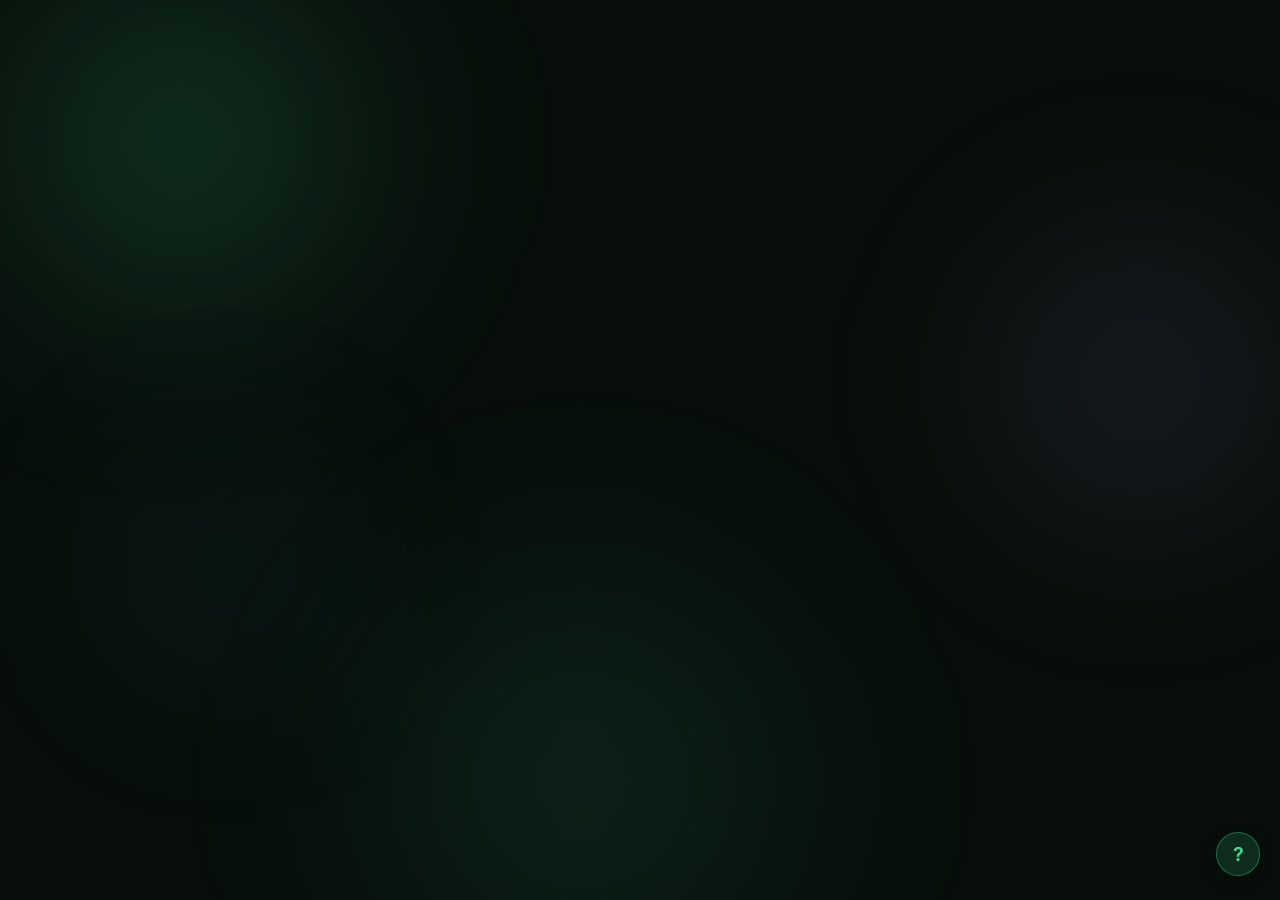
<file: garticphone.html>
<!doctype html>
<html lang="en">
<head>
  <meta charset="utf-8" />
  <meta name="viewport" content="width=device-width, initial-scale=1" />
  <title>Sketch Chain</title>
  <link rel="stylesheet" href="css/style.css" />
  <link rel="stylesheet" href="css/help.css" />
  <link rel="stylesheet" href="css/premium.css"/>
  <style>html{background:#080f0a}html body{background:#080f0a!important;color:#f0ece0!important}</style>
</head>
<body data-page="garticphone" style="background:#080f0a; min-height:100vh; color:#f0ece0;">
<div class="aurora" aria-hidden="true"><div class="ab ab1"></div><div class="ab ab2"></div><div class="ab ab3"></div><div class="ab ab4"></div></div>

  <!-- Writing phase -->
  <div id="write-screen" class="center-stage hidden">
    <div class="card gp-card">
      <h2 id="gp-write-heading">Write a starting prompt</h2>
      <p id="gp-write-subheading" class="gp-subheading"></p>

      <!-- Previous drawing (shown from round 3 onwards when describing a drawing) -->
      <div id="gp-prev-drawing-box" class="hidden">
        <canvas id="gp-prev-canvas" class="gp-prev-canvas"></canvas>
      </div>

      <textarea id="gp-text-input" class="gp-textarea" placeholder="Write your phrase..."></textarea>
      <button id="gp-submit-text-btn" class="btn-primary" style="margin-top:12px;">Submit</button>

      <p id="gp-waiting-msg" class="gp-waiting hidden">Waiting for others to finish...</p>
      <p id="gp-progress" class="gp-progress"></p>
      <p class="error-text" id="gp-write-error"></p>
    </div>
  </div>

  <!-- Drawing phase -->
  <div id="draw-screen" class="center-stage hidden">
    <div class="card gp-card" style="max-width:620px;">
      <h2>Draw this:</h2>
      <p id="gp-draw-prompt" class="gp-draw-prompt"></p>

      <div class="gp-canvas-wrap">
        <canvas id="gp-canvas" class="gp-canvas"></canvas>
      </div>

      <div class="gp-toolbar">
        <input type="color" id="gp-color" value="#1c1c1c" />
        <button class="gp-brush-btn" data-size="2">·</button>
        <button class="gp-brush-btn" data-size="5">•</button>
        <button class="gp-brush-btn" data-size="10">⬤</button>
        <button id="gp-eraser-btn" class="btn-secondary">Eraser</button>
        <button id="gp-clear-btn"  class="btn-secondary">Clear</button>
      </div>

      <button id="gp-submit-draw-btn" class="btn-primary" style="margin-top:12px;">Submit drawing</button>
      <p id="gp-draw-waiting" class="gp-waiting hidden">Waiting for others...</p>
      <p id="gp-draw-progress" class="gp-progress"></p>
      <p class="error-text" id="gp-draw-error"></p>
    </div>
  </div>

  <!-- Reveal phase -->
  <div id="reveal-screen" class="center-stage hidden">
    <div class="gp-reveal-wrap">
      <h2 id="gp-reveal-title" class="gp-reveal-title"></h2>

      <div id="gp-slideshow" class="gp-slideshow">
        <!-- Entries rendered here step by step -->
      </div>

      <div class="gp-reveal-nav">
        <button id="gp-next-entry-btn" class="btn-primary">Next →</button>
        <button id="gp-next-book-btn"  class="btn-secondary hidden">Next book →</button>
      </div>
    </div>
  </div>

  <!-- End screen -->
  <div id="gp-end-screen" class="center-stage hidden">
    <div class="card">
      <h1>That's a wrap!</h1>
      <p>Hope it was a disaster in the best way.</p>
      <a href="lobby.html"><button class="btn-primary">Back to lobby</button></a>
    </div>
  </div>

  <script type="module" src="js/garticphone.js"></script>
  <script type="module" src="js/help.js"></script>
</body>
</html>
</file>
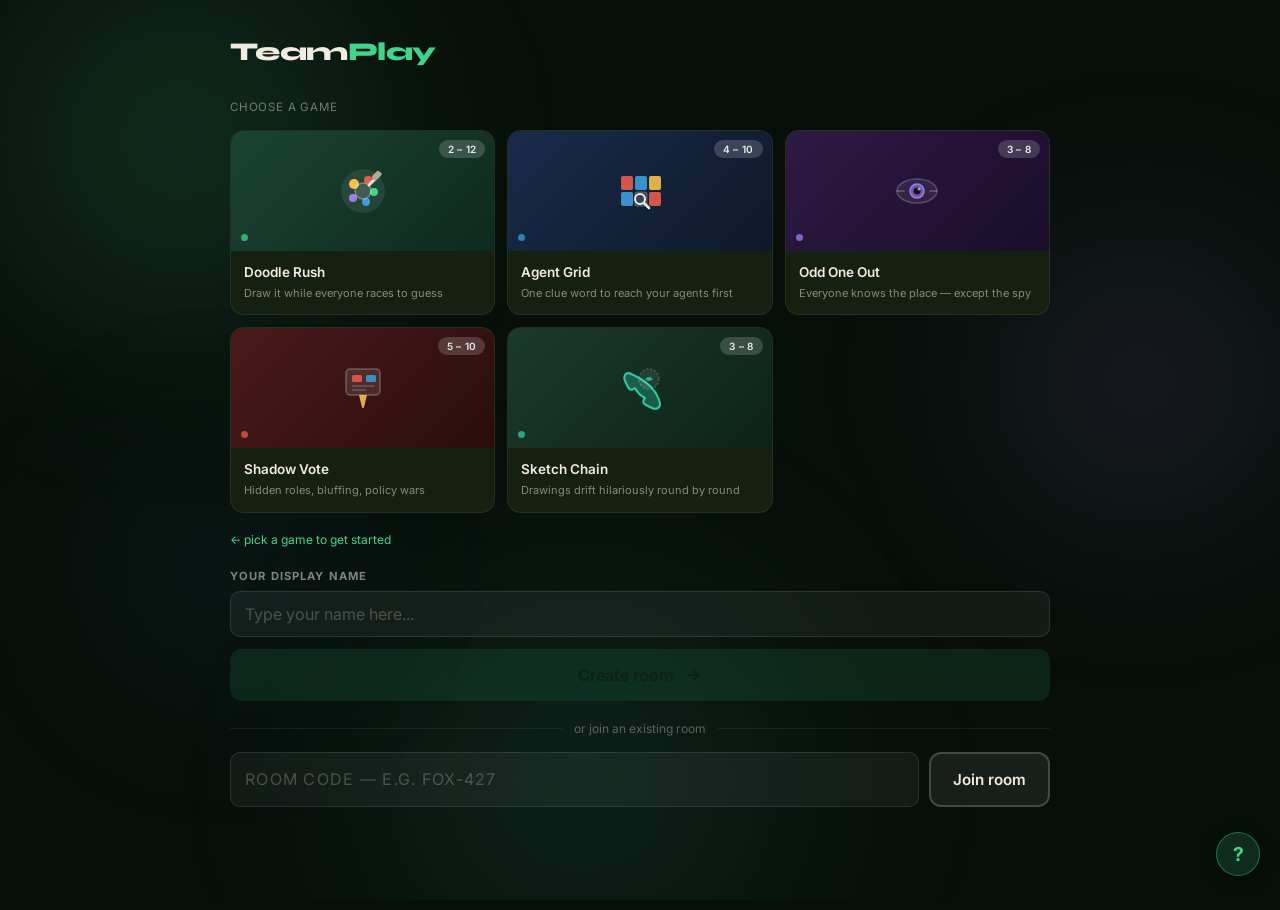
<file: lobby.html>
<!doctype html>
<html lang="en">
<head>
  <meta charset="utf-8" />
  <meta name="viewport" content="width=device-width, initial-scale=1" />
  <title>Team Games — Lobby</title>
  <link rel="preconnect" href="https://fonts.googleapis.com" />
  <link href="https://fonts.googleapis.com/css2?family=Syne:wght@700;800&family=Inter:wght@400;500;600;700&display=swap" rel="stylesheet" />
  <link rel="stylesheet" href="css/style.css" />
  <link rel="stylesheet" href="css/lobby.css" />
  <link rel="stylesheet" href="css/help.css" />
  <link rel="stylesheet" href="css/premium.css"/>
  <style>
    /* High-specificity dark background — wins over all !important rules in external CSS */
    html { background: #080f0a; }
    html body, html body.lobby-body { background: #080f0a !important; color: #f0ece0 !important; }
    /* Ensure setup screen and waiting room are also dark */
    #setup-screen, #waiting-room { background: transparent !important; }
  </style>
</head>
<body class="lobby-body" data-page="lobby" style="background:#080f0a; min-height:100vh; color:#f0ece0;">
<div class="aurora" aria-hidden="true"><div class="ab ab1"></div><div class="ab ab2"></div><div class="ab ab3"></div><div class="ab ab4"></div></div>

  <div id="setup-screen">

    <header class="lobby-header">
      <div class="lh-brand">Team<span>Play</span></div>
      <div class="lh-sub" id="player-label"></div>
    </header>

    <p class="section-label">Choose a game</p>

    <div class="games-grid" id="games-grid">

      <!-- Doodle Rush -->
      <div class="game-card" data-game="skribbl" data-name="Doodle Rush" tabindex="0">
        <div class="card-art ca-skribbl">
          <span class="art-icon" data-game="skribbl">
            <svg width="54" height="54" viewBox="0 0 54 54" fill="none" xmlns="http://www.w3.org/2000/svg">
              <circle cx="27" cy="27" r="22" fill="rgba(255,255,255,0.08)"/>
              <circle cx="18" cy="20" r="5" fill="#f2c14e"/>
              <circle cx="32" cy="16" r="4" fill="#e85d4e"/>
              <circle cx="38" cy="28" r="4" fill="#3dd68c"/>
              <circle cx="30" cy="38" r="4" fill="#3a9edc"/>
              <circle cx="17" cy="34" r="4" fill="#9b7fe8"/>
              <ellipse cx="27" cy="27" rx="8" ry="8" fill="rgba(255,255,255,0.12)" stroke="rgba(255,255,255,0.3)" stroke-width="1.5"/>
              <line x1="33" y1="21" x2="44" y2="10" stroke="#f0ece0" stroke-width="3" stroke-linecap="round"/>
              <rect x="42" y="6" width="6" height="10" rx="2" fill="#b0a890" transform="rotate(45 42 6)"/>
            </svg>
          </span>
          <span class="card-pip">2 – 12</span>
          <div class="ca-dot" style="background:#3dd68c"></div>
        </div>
        <div class="card-info">
          <p class="card-title">Doodle Rush</p>
          <p class="card-desc">Draw it while everyone races to guess</p>
        </div>
      </div>

      <!-- Agent Grid -->
      <div class="game-card" data-game="codenames" data-name="Agent Grid" tabindex="0">
        <div class="card-art ca-codenames">
          <span class="art-icon" data-game="codenames">
            <svg width="54" height="54" viewBox="0 0 54 54" fill="none" xmlns="http://www.w3.org/2000/svg">
              <rect x="8" y="12" width="12" height="14" rx="2" fill="#e85d4e" opacity="0.9"/>
              <rect x="22" y="12" width="12" height="14" rx="2" fill="#3a9edc" opacity="0.9"/>
              <rect x="36" y="12" width="12" height="14" rx="2" fill="#f2c14e" opacity="0.9"/>
              <rect x="8" y="28" width="12" height="14" rx="2" fill="#3a9edc" opacity="0.9"/>
              <rect x="22" y="28" width="12" height="14" rx="2" fill="rgba(255,255,255,0.15)" stroke="rgba(255,255,255,0.25)" stroke-width="1"/>
              <rect x="36" y="28" width="12" height="14" rx="2" fill="#e85d4e" opacity="0.9"/>
              <circle cx="27" cy="35" r="5" fill="none" stroke="#f0ece0" stroke-width="2"/>
              <line x1="31" y1="39" x2="36" y2="44" stroke="#f0ece0" stroke-width="2.5" stroke-linecap="round"/>
            </svg>
          </span>
          <span class="card-pip">4 – 10</span>
          <div class="ca-dot" style="background:#3a9edc"></div>
        </div>
        <div class="card-info">
          <p class="card-title">Agent Grid</p>
          <p class="card-desc">One clue word to reach your agents first</p>
        </div>
      </div>

      <!-- Odd One Out -->
      <div class="game-card" data-game="spyfall" data-name="Odd One Out" tabindex="0">
        <div class="card-art ca-spyfall">
          <span class="art-icon" data-game="spyfall">
            <svg width="54" height="54" viewBox="0 0 54 54" fill="none" xmlns="http://www.w3.org/2000/svg">
              <ellipse cx="27" cy="27" rx="20" ry="12" fill="rgba(255,255,255,0.07)" stroke="rgba(255,255,255,0.2)" stroke-width="1.5"/>
              <circle cx="27" cy="27" r="7" fill="rgba(155,127,232,0.6)" stroke="#9b7fe8" stroke-width="1.5"/>
              <circle cx="27" cy="27" r="3.5" fill="#1a0d2a"/>
              <circle cx="29" cy="25" r="1.5" fill="rgba(255,255,255,0.6)"/>
              <line x1="7" y1="27" x2="14" y2="27" stroke="rgba(255,255,255,0.25)" stroke-width="1.5" stroke-linecap="round"/>
              <line x1="40" y1="27" x2="47" y2="27" stroke="rgba(255,255,255,0.25)" stroke-width="1.5" stroke-linecap="round"/>
            </svg>
          </span>
          <span class="card-pip">3 – 8</span>
          <div class="ca-dot" style="background:#9b7fe8"></div>
        </div>
        <div class="card-info">
          <p class="card-title">Odd One Out</p>
          <p class="card-desc">Everyone knows the place — except the spy</p>
        </div>
      </div>

      <!-- Shadow Vote -->
      <div class="game-card" data-game="secret_hitler" data-name="Shadow Vote" tabindex="0">
        <div class="card-art ca-sh">
          <span class="art-icon" data-game="secret_hitler">
            <svg width="54" height="54" viewBox="0 0 54 54" fill="none" xmlns="http://www.w3.org/2000/svg">
              <rect x="10" y="8" width="34" height="26" rx="4" fill="rgba(255,255,255,0.1)" stroke="rgba(255,255,255,0.25)" stroke-width="1.5"/>
              <rect x="16" y="14" width="10" height="7" rx="1.5" fill="#e85d4e" opacity="0.85"/>
              <rect x="30" y="14" width="10" height="7" rx="1.5" fill="#3a9edc" opacity="0.85"/>
              <line x1="16" y1="25" x2="38" y2="25" stroke="rgba(255,255,255,0.2)" stroke-width="1.5"/>
              <line x1="16" y1="29" x2="30" y2="29" stroke="rgba(255,255,255,0.2)" stroke-width="1.5"/>
              <path d="M24 34 L27 46 L30 34" stroke="#f2c14e" stroke-width="2" stroke-linejoin="round" fill="#f2c14e" opacity="0.9"/>
            </svg>
          </span>
          <span class="card-pip">5 – 10</span>
          <div class="ca-dot" style="background:#e85d4e"></div>
        </div>
        <div class="card-info">
          <p class="card-title">Shadow Vote</p>
          <p class="card-desc">Hidden roles, bluffing, policy wars</p>
        </div>
      </div>

      <!-- Sketch Chain -->
      <div class="game-card" data-game="gartic_phone" data-name="Sketch Chain" tabindex="0">
        <div class="card-art ca-gartic">
          <span class="art-icon" data-game="gartic_phone">
            <svg width="54" height="54" viewBox="0 0 54 54" fill="none" xmlns="http://www.w3.org/2000/svg">
              <path d="M16 12 C12 12 10 16 12 20 L15 26 C17 30 20 29 22 27 C24 31 28 35 32 37 C30 39 29 42 33 44 L39 47 C43 49 47 47 47 43 C47 43 46 34 38 26 C30 18 16 12 16 12Z" fill="rgba(45,202,165,0.3)" stroke="#2dcaa5" stroke-width="2" stroke-linejoin="round"/>
              <circle cx="36" cy="18" r="10" fill="rgba(255,255,255,0.08)" stroke="rgba(255,255,255,0.2)" stroke-width="1.5" stroke-dasharray="2 2"/>
              <path d="M32 18 Q36 14 40 18 Q36 22 32 18Z" fill="#2dcaa5" opacity="0.8"/>
            </svg>
          </span>
          <span class="card-pip">3 – 8</span>
          <div class="ca-dot" style="background:#2dcaa5"></div>
        </div>
        <div class="card-info">
          <p class="card-title">Sketch Chain</p>
          <p class="card-desc">Drawings drift hilariously round by round</p>
        </div>
      </div>

    </div>

    <p class="selection-hint" id="selection-hint">← pick a game to get started</p>

    <!-- Name entry — full width, very visible -->
    <div class="lobby-name-section">
      <label class="lobby-name-label" for="display-name">YOUR DISPLAY NAME</label>
      <input
        type="text"
        id="display-name"
        class="lobby-name-input"
        placeholder="Type your name here..."
        autocomplete="off"
        spellcheck="false"
      />
    </div>

    <button id="create-btn" class="lobby-create-btn" disabled>
      Create room
      <svg width="18" height="18" viewBox="0 0 18 18" fill="none">
        <path d="M4 9h10M9 4l5 5-5 5" stroke="currentColor" stroke-width="2" stroke-linecap="round" stroke-linejoin="round"/>
      </svg>
    </button>

    <div class="or-row"><span>or join an existing room</span></div>

    <div class="join-row">
      <input type="text" id="join-code" class="lobby-name-input" style="letter-spacing:0.08em; text-transform:uppercase;" placeholder="Room code — e.g. FOX-427" autocomplete="off" />
      <button id="join-btn" class="lobby-join-btn">Join room</button>
    </div>

    <p class="error-text lobby-error" id="lobby-error"></p>
  </div>

  <!-- WAITING ROOM -->
  <div id="waiting-room" class="hidden">
    <div class="waiting-card">
      <p class="waiting-eyebrow">Room code — share with your team</p>
      <div class="room-code-big" id="room-code-label"></div>
      <div class="waiting-game-label" id="waiting-game-label"></div>

      <button id="share-btn" class="share-btn">
        <svg width="18" height="18" viewBox="0 0 18 18" fill="none" xmlns="http://www.w3.org/2000/svg">
          <circle cx="14" cy="3" r="2" stroke="#3dd68c" stroke-width="1.5"/>
          <circle cx="14" cy="15" r="2" stroke="#3dd68c" stroke-width="1.5"/>
          <circle cx="4"  cy="9" r="2" stroke="#3dd68c" stroke-width="1.5"/>
          <line x1="6" y1="8" x2="12" y2="4.2" stroke="#3dd68c" stroke-width="1.5" stroke-linecap="round"/>
          <line x1="6" y1="10" x2="12" y2="13.8" stroke="#3dd68c" stroke-width="1.5" stroke-linecap="round"/>
        </svg>
        Share room code
      </button>
      <div id="player-bubbles" class="player-bubbles"></div>
      <div class="waiting-pulse" id="waiting-pulse">
        <div class="waiting-dot"></div>
        <div class="waiting-dot"></div>
        <div class="waiting-dot"></div>
      </div>
      <button id="start-btn" class="lobby-create-btn hidden" style="width:100%;">Start game</button>
      <p class="waiting-hint" id="waiting-hint">Waiting for the host to start...</p>
      <p class="error-text" id="start-error"></p>
    </div>
  </div>

  <script type="module" src="js/lobby.js"></script>
  <script>
    // 3D tilt on game cards (desktop only)
    if (!window.matchMedia('(hover: none)').matches) {
      document.addEventListener('DOMContentLoaded', () => {
        document.querySelectorAll('.game-card').forEach(card => {
          const icon = card.querySelector('.art-icon');
          card.addEventListener('mousemove', e => {
            const r = card.getBoundingClientRect();
            const x = (e.clientX - r.left) / r.width  - 0.5;
            const y = (e.clientY - r.top)  / r.height - 0.5;
            if (!card.classList.contains('selected')) {
              card.style.transform   = `perspective(600px) rotateY(${x*14}deg) rotateX(${-y*10}deg) translateY(-4px)`;
              card.style.boxShadow   = `${-x*16}px ${-y*16}px 40px var(--glow, rgba(61,214,140,0.15))`;
            }
            if (icon) icon.style.transform = `translate(${x*-8}px, ${y*-8}px)`;
          });
          card.addEventListener('mouseleave', () => {
            card.style.transition  = 'transform 0.45s cubic-bezier(0.34,1.2,0.64,1), box-shadow 0.35s';
            card.style.transform   = '';
            card.style.boxShadow   = '';
            if (icon) { icon.style.transition = 'transform 0.45s ease'; icon.style.transform = ''; }
            setTimeout(() => { card.style.transition = ''; if (icon) icon.style.transition = ''; }, 450);
          });
        });
      });
    }
  </script>
  <script type="module" src="js/help.js"></script>
</body>
</html>
</file>
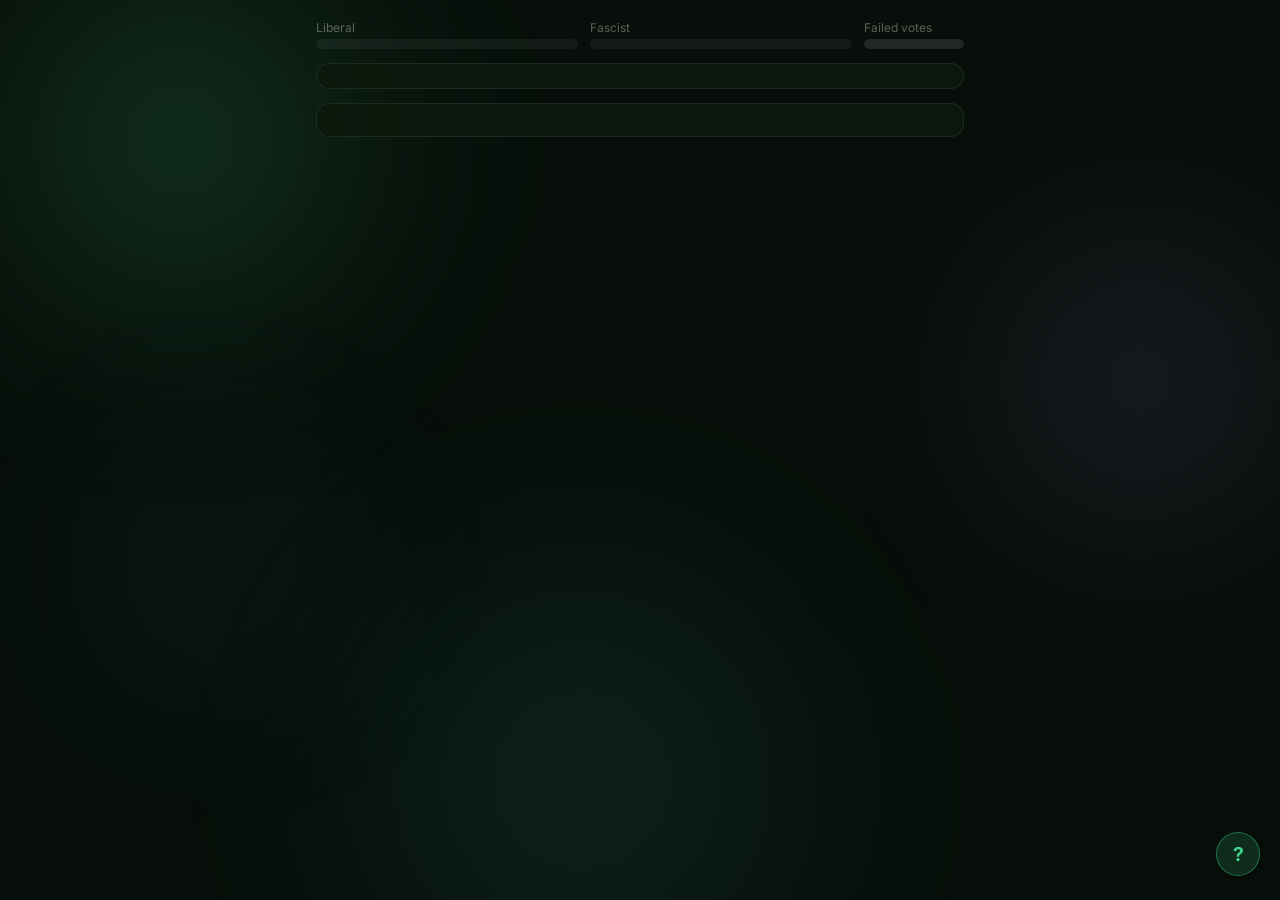
<file: secrethitler.html>
<!doctype html>
<html lang="en">
<head>
  <meta charset="utf-8" />
  <meta name="viewport" content="width=device-width, initial-scale=1" />
  <title>Shadow Vote</title>
  <link rel="stylesheet" href="css/style.css" />
  <link rel="stylesheet" href="css/help.css" />
  <link rel="stylesheet" href="css/premium.css"/>
  <style>html{background:#080f0a}html body{background:#080f0a!important;color:#f0ece0!important}</style>
</head>
<body data-page="secrethitler" style="background:#080f0a; min-height:100vh; color:#f0ece0;">
<div class="aurora" aria-hidden="true"><div class="ab ab1"></div><div class="ab ab2"></div><div class="ab ab3"></div><div class="ab ab4"></div></div>
  <!-- ---------- Main game screen ---------- -->
  <div id="game-screen" class="sh-layout">

    <!-- Policy tracker -->
    <div class="sh-tracker-bar">
      <div class="sh-tracker">
        <span class="sh-tracker-label">Liberal</span>
        <div id="sh-liberal-track" class="sh-track sh-track-liberal"></div>
      </div>
      <div class="sh-tracker">
        <span class="sh-tracker-label">Fascist</span>
        <div id="sh-fascist-track" class="sh-track sh-track-fascist"></div>
      </div>
      <div class="sh-election-tracker">
        <span class="sh-tracker-label">Failed votes</span>
        <div id="sh-election-pips" class="sh-pips"></div>
      </div>
    </div>

    <!-- Status -->
    <div id="sh-status" class="sh-status-bar"></div>

    <!-- Role card -->
    <div id="sh-role-card" class="sh-role-card hidden">
      <p id="sh-role-label"></p>
      <p id="sh-role-detail" class="sh-role-detail"></p>
    </div>

    <!-- Player list / actions -->
    <div class="sh-main-area">
      <ul id="sh-player-list" class="sh-player-list"></ul>

      <!-- Nomination (president picks chancellor) -->
      <div id="sh-nominate-panel" class="sh-panel hidden">
        <p>You are the President. Choose a Chancellor:</p>
        <ul id="sh-nominate-list" class="sh-player-list"></ul>
      </div>

      <!-- Voting -->
      <div id="sh-vote-panel" class="sh-panel hidden">
        <p id="sh-vote-prompt"></p>
        <div class="sh-vote-buttons">
          <button id="sh-vote-ja"   class="btn-primary sh-ja-btn">Ja!</button>
          <button id="sh-vote-nein" class="btn-secondary sh-nein-btn">Nein!</button>
        </div>
        <p id="sh-vote-waiting" class="hidden" style="font-size:0.85rem; margin-top:10px;"></p>
      </div>

      <!-- President discards one of 3 policy cards -->
      <div id="sh-president-discard-panel" class="sh-panel hidden">
        <p>You drew these 3 policies. Discard one (secretly):</p>
        <div id="sh-pres-cards" class="sh-cards"></div>
      </div>

      <!-- Chancellor enacts one of 2 policy cards -->
      <div id="sh-chancellor-enact-panel" class="sh-panel hidden">
        <p>The President passed you 2 policies. Enact one:</p>
        <div id="sh-chan-cards" class="sh-cards"></div>
      </div>

      <!-- Executive action -->
      <div id="sh-executive-panel" class="sh-panel hidden">
        <p id="sh-executive-prompt"></p>
        <ul id="sh-executive-list" class="sh-player-list"></ul>
      </div>

      <!-- Vote results log -->
      <div id="sh-vote-result" class="sh-vote-result hidden">
        <p id="sh-vote-result-text"></p>
      </div>
    </div>

    <p class="error-text" id="sh-error"></p>
  </div>

  <!-- ---------- End screen ---------- -->
  <div id="sh-end-screen" class="center-stage hidden">
    <div class="card">
      <h1 id="sh-winner-label"></h1>
      <p id="sh-win-reason"></p>
      <div id="sh-roles-reveal" style="margin:16px 0;"></div>
      <a href="lobby.html"><button class="btn-primary">Back to lobby</button></a>
    </div>
  </div>

  <script type="module" src="js/secrethitler.js"></script>
  <script type="module" src="js/help.js"></script>
</body>
</html>
</file>
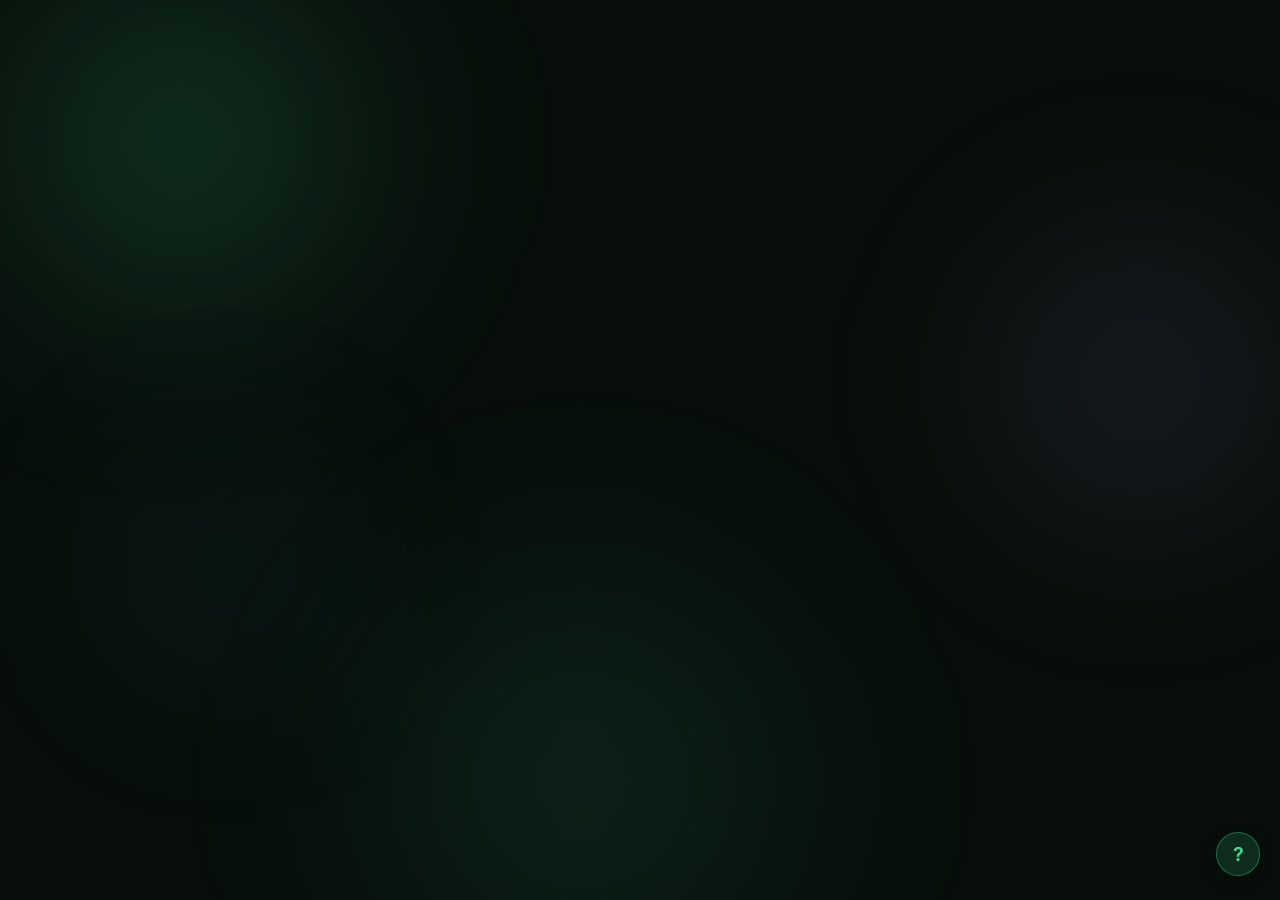
<file: spyfall.html>
<!doctype html>
<html lang="en">
<head>
  <meta charset="utf-8" />
  <meta name="viewport" content="width=device-width, initial-scale=1" />
  <title>Odd One Out — Playing</title>
  <link rel="stylesheet" href="css/style.css" />
  <link rel="stylesheet" href="css/help.css" />
  <link rel="stylesheet" href="css/premium.css"/>
  <style>html{background:#080f0a}html body{background:#080f0a!important;color:#f0ece0!important}</style>
</head>
<body data-page="spyfall" style="background:#080f0a; min-height:100vh; color:#f0ece0;">
<div class="aurora" aria-hidden="true"><div class="ab ab1"></div><div class="ab ab2"></div><div class="ab ab3"></div><div class="ab ab4"></div></div>
  <div id="round-screen" class="center-stage hidden">
    <div class="card sf-card">
      <div id="sf-timer" class="sf-timer"></div>

      <div id="sf-role-box" class="sf-role-box">
        <p class="sf-role-label" id="sf-role-label">Loading your role...</p>
      </div>

      <h2>Who's the spy?</h2>
      <p style="font-size:0.85rem;">Tap a name to accuse them. You can change your mind any time.</p>
      <ul id="sf-player-list" class="sf-player-list"></ul>

      <form id="sf-guess-form" class="hidden">
        <label for="sf-guess-input">Think you know the location? One guess only:</label>
        <input type="text" id="sf-guess-input" list="sf-location-options" autocomplete="off" />
        <datalist id="sf-location-options"></datalist>
        <button type="submit" class="btn-primary">Guess location</button>
      </form>

      <button id="sf-end-round-btn" class="btn-secondary hidden" style="width:100%; margin-top:16px;">End round & reveal</button>
      <p class="error-text" id="sf-error"></p>
    </div>
  </div>

  <div id="reveal-screen" class="center-stage hidden">
    <div class="card">
      <h1 id="sf-winner-label"></h1>
      <p id="sf-reveal-detail"></p>
      <button id="sf-play-again-btn" class="btn-primary hidden">Play again</button>
      <a href="lobby.html"><button class="btn-secondary" style="width:100%; margin-top:10px;">Back to lobby</button></a>
    </div>
  </div>

  <script type="module" src="js/spyfall.js"></script>
  <script type="module" src="js/help.js"></script>
</body>
</html>
</file>
<file: css/help.css>
/* =========================================================
   help.css — floating ? button + slide-out help panel
   ========================================================= */

/* Floating trigger button */
.help-trigger {
  position: fixed;
  bottom: 24px;
  right: 20px;
  width: 44px;
  height: 44px;
  border-radius: 50%;
  background: rgba(61,214,140,0.15);
  border: 1.5px solid rgba(61,214,140,0.4);
  color: #3dd68c;
  font-size: 1.2rem;
  font-weight: 700;
  font-family: "Inter", sans-serif;
  cursor: pointer;
  display: flex;
  align-items: center;
  justify-content: center;
  z-index: 900;
  transition: background 0.15s, transform 0.15s;
  backdrop-filter: blur(6px);
}
.help-trigger:hover { background: rgba(61,214,140,0.28); transform: scale(1.08); }

/* Overlay */
.help-overlay {
  position: fixed;
  inset: 0;
  background: rgba(0,0,0,0.5);
  z-index: 910;
  opacity: 0;
  pointer-events: none;
  transition: opacity 0.25s;
}
.help-overlay.open { opacity: 1; pointer-events: all; }

/* Panel */
.help-panel {
  position: fixed;
  top: 0;
  right: 0;
  bottom: 0;
  width: min(420px, 100vw);
  background: #0f1a14;
  border-left: 1px solid rgba(255,255,255,0.09);
  z-index: 920;
  display: flex;
  flex-direction: column;
  transform: translateX(100%);
  transition: transform 0.28s cubic-bezier(0.4,0,0.2,1);
  overflow: hidden;
}
.help-panel.open { transform: translateX(0); }

/* Panel header */
.help-header {
  display: flex;
  align-items: center;
  justify-content: space-between;
  padding: 18px 20px 0;
  flex-shrink: 0;
}
.help-title {
  font-family: "Syne", sans-serif;
  font-size: 1.2rem;
  font-weight: 700;
  color: #f0ece0;
}
.help-close {
  width: 32px; height: 32px;
  border-radius: 8px;
  background: rgba(255,255,255,0.07);
  border: none;
  color: #f0ece0;
  font-size: 1rem;
  cursor: pointer;
  display: flex; align-items: center; justify-content: center;
  transition: background 0.12s;
}
.help-close:hover { background: rgba(255,255,255,0.14); }

/* Tabs */
.help-tabs {
  display: flex;
  gap: 4px;
  padding: 14px 20px 0;
  flex-shrink: 0;
  border-bottom: 1px solid rgba(255,255,255,0.07);
}
.help-tab {
  padding: 8px 14px;
  border-radius: 8px 8px 0 0;
  font-size: 0.82rem;
  font-weight: 600;
  font-family: inherit;
  border: none;
  background: transparent;
  color: rgba(240,236,224,0.45);
  cursor: pointer;
  transition: color 0.12s, background 0.12s;
}
.help-tab:hover { color: rgba(240,236,224,0.8); }
.help-tab.active {
  color: #3dd68c;
  background: rgba(61,214,140,0.1);
  border-bottom: 2px solid #3dd68c;
}
.help-tab.admin-tab { color: rgba(242,193,78,0.6); }
.help-tab.admin-tab.active { color: #f2c14e; background: rgba(242,193,78,0.1); border-bottom-color: #f2c14e; }

/* Scrollable content */
.help-body {
  flex: 1;
  overflow-y: auto;
  padding: 20px;
  -webkit-overflow-scrolling: touch;
}
.help-body::-webkit-scrollbar { width: 4px; }
.help-body::-webkit-scrollbar-track { background: transparent; }
.help-body::-webkit-scrollbar-thumb { background: rgba(255,255,255,0.15); border-radius: 2px; }

.help-section { display: none; }
.help-section.active { display: block; }

/* Content typography */
.help-game-badge {
  display: inline-flex;
  align-items: center;
  gap: 8px;
  font-size: 0.75rem;
  font-weight: 600;
  letter-spacing: 0.06em;
  color: #3dd68c;
  background: rgba(61,214,140,0.1);
  border: 1px solid rgba(61,214,140,0.25);
  border-radius: 20px;
  padding: 3px 12px;
  margin-bottom: 14px;
}
.help-h { font-size: 1rem; font-weight: 600; color: #f0ece0; margin: 18px 0 8px; }
.help-h:first-child { margin-top: 0; }
.help-p { font-size: 0.85rem; color: rgba(240,236,224,0.65); line-height: 1.65; margin-bottom: 10px; }
.help-ul { list-style: none; padding: 0; margin: 0 0 12px; display: flex; flex-direction: column; gap: 7px; }
.help-ul li {
  font-size: 0.83rem;
  color: rgba(240,236,224,0.65);
  line-height: 1.5;
  padding-left: 18px;
  position: relative;
}
.help-ul li::before { content: "→"; position: absolute; left: 0; color: #3dd68c; font-size: 0.75rem; top: 1px; }

.help-rule-block {
  background: rgba(255,255,255,0.04);
  border: 1px solid rgba(255,255,255,0.07);
  border-radius: 10px;
  padding: 14px;
  margin-bottom: 12px;
}
.help-rule-title { font-size: 0.82rem; font-weight: 600; color: #f0ece0; margin-bottom: 6px; }
.help-rule-desc  { font-size: 0.8rem; color: rgba(240,236,224,0.6); line-height: 1.55; }

.help-win-block {
  border-radius: 8px;
  padding: 10px 14px;
  margin-bottom: 8px;
  font-size: 0.82rem;
  line-height: 1.5;
}
.help-win-green { background: rgba(61,214,140,0.1); border: 1px solid rgba(61,214,140,0.2); color: #3dd68c; }
.help-win-red   { background: rgba(232,93,78,0.1); border: 1px solid rgba(232,93,78,0.2); color: #e85d4e; }

.help-tip {
  background: rgba(242,193,78,0.08);
  border: 1px solid rgba(242,193,78,0.2);
  border-radius: 8px;
  padding: 10px 14px;
  font-size: 0.8rem;
  color: #f2c14e;
  line-height: 1.5;
  margin-bottom: 10px;
}
.help-tip strong { font-weight: 600; }

.help-divider { height: 1px; background: rgba(255,255,255,0.07); margin: 18px 0; }

/* Admin section specific */
.admin-step {
  display: flex;
  gap: 12px;
  margin-bottom: 14px;
  align-items: flex-start;
}
.admin-step-num {
  width: 28px; height: 28px; border-radius: 50%;
  background: rgba(242,193,78,0.15);
  border: 1px solid rgba(242,193,78,0.3);
  color: #f2c14e;
  font-size: 0.8rem; font-weight: 700;
  display: flex; align-items: center; justify-content: center;
  flex-shrink: 0;
}
.admin-step-text { flex: 1; }
.admin-step-title { font-size: 0.85rem; font-weight: 600; color: #f0ece0; margin-bottom: 4px; }
.admin-step-desc  { font-size: 0.8rem; color: rgba(240,236,224,0.6); line-height: 1.5; }

@media (max-width: 480px) {
  .help-panel { width: 100vw; border-left: none; }
  .help-trigger { bottom: 16px; right: 14px; }
}
</file>
<file: css/style.css>
@import url("https://fonts.googleapis.com/css2?family=Caveat:wght@600;700&family=Inter:wght@400;500;600;700&display=swap");

:root {
  --board-green: #1b4332;
  --board-green-dark: #123024;
  --chalk-cream: #f6f1e4;
  --ink: #23281f;
  --ink-soft: #4b5347;
  --marker-blue: #2d9cdb;
  --marker-yellow: #f2c14e;
  --marker-red: #e85d4e;
  --line: #d8cfb8;
  --radius: 10px;
}

* { box-sizing: border-box; }

body {
  margin: 0;
  min-height: 100vh;
  font-family: "Inter", system-ui, sans-serif;
  color: var(--ink);
  background: var(--board-green);
  background-image:
    radial-gradient(circle at 15% 20%, rgba(255,255,255,0.03) 0, transparent 45%),
    radial-gradient(circle at 85% 80%, rgba(255,255,255,0.03) 0, transparent 45%);
}

h1, h2, h3 {
  font-family: "Caveat", cursive;
  font-weight: 700;
  margin: 0 0 0.3em 0;
  line-height: 1;
}

h1 { font-size: 2.6rem; color: var(--chalk-cream); }
h2 { font-size: 1.9rem; }

p { line-height: 1.5; color: var(--ink-soft); }

.center-stage {
  min-height: 100vh;
  display: flex;
  align-items: center;
  justify-content: center;
  padding: 24px;
}

.card {
  background: var(--chalk-cream);
  border-radius: var(--radius);
  padding: 32px;
  width: 100%;
  max-width: 420px;
  box-shadow: 0 12px 0 var(--board-green-dark), 0 14px 24px rgba(0,0,0,0.35);
}

.brand {
  display: flex;
  align-items: baseline;
  gap: 10px;
  margin-bottom: 22px;
}
.brand .dot {
  width: 12px; height: 12px;
  border-radius: 50%;
  background: var(--marker-red);
  display: inline-block;
}

label {
  display: block;
  font-size: 0.85rem;
  color: var(--ink-soft);
  margin-bottom: 6px;
  margin-top: 16px;
}

input[type="text"], input[type="password"], select {
  width: 100%;
  padding: 12px 14px;
  border: 2px solid var(--line);
  border-radius: 8px;
  font-size: 1rem;
  font-family: inherit;
  background: #fff;
}
select { appearance: none; cursor: pointer; }
input:focus, select:focus { outline: 3px solid var(--marker-blue); outline-offset: 1px; }

button {
  font-family: inherit;
  font-size: 1rem;
  font-weight: 600;
  border: none;
  border-radius: 8px;
  padding: 12px 18px;
  cursor: pointer;
  transition: transform 0.05s ease;
}
button:active { transform: translateY(1px); }
button:disabled { opacity: 0.6; cursor: default; }

.btn-primary {
  background: var(--marker-blue);
  color: #fff;
  width: 100%;
  margin-top: 20px;
}

.btn-secondary {
  background: transparent;
  border: 2px solid var(--ink);
  color: var(--ink);
}

.error-text {
  color: var(--marker-red);
  font-size: 0.9rem;
  min-height: 1.2em;
  margin-top: 10px;
}

.hidden { display: none !important; }

.divider {
  display: flex;
  align-items: center;
  gap: 10px;
  margin: 26px 0 6px;
  color: var(--ink-soft);
  font-size: 0.85rem;
}
.divider::before, .divider::after {
  content: "";
  flex: 1;
  height: 1px;
  background: var(--line);
}

/* ---------- Lobby ---------- */

#player-list {
  list-style: none;
  padding: 0;
  margin: 14px 0;
  display: flex;
  flex-direction: column;
  gap: 6px;
}
#player-list li {
  padding: 8px 12px;
  background: #fff;
  border-radius: 6px;
  border: 1px solid var(--line);
}

.room-code-display {
  font-family: "Caveat", cursive;
  font-size: 2.2rem;
  letter-spacing: 2px;
  color: var(--marker-blue);
}

/* ---------- Game screen ---------- */

.game-layout {
  display: grid;
  grid-template-columns: 1fr 280px;
  grid-template-rows: auto 1fr auto;
  grid-template-areas:
    "status status"
    "board  side"
    "guess  guess";
  gap: 16px;
  height: 100vh;
  padding: 16px;
}

#status-bar {
  grid-area: status;
  color: var(--chalk-cream);
  font-family: "Caveat", cursive;
  font-size: 1.6rem;
  display: flex;
  align-items: baseline;
  gap: 14px;
}
#timer {
  background: var(--marker-yellow);
  color: var(--ink);
  font-family: "Inter", sans-serif;
  font-weight: 700;
  border-radius: 20px;
  padding: 2px 14px;
  font-size: 1rem;
}
#word-hint {
  font-family: "Inter", sans-serif;
  font-size: 0.95rem;
  color: var(--chalk-cream);
  opacity: 0.85;
}

.board-panel {
  grid-area: board;
  background: var(--chalk-cream);
  border-radius: var(--radius);
  padding: 12px;
  display: flex;
  flex-direction: column;
  gap: 10px;
}

#board {
  flex: 1;
  width: 100%;
  background: #fff;
  border-radius: 8px;
  border: 2px solid var(--line);
  touch-action: none;
  cursor: crosshair;
}

#toolbar {
  display: flex;
  align-items: center;
  gap: 10px;
}
.brush-size {
  width: 30px; height: 30px;
  border-radius: 50%;
  border: 2px solid var(--ink);
  background: #fff;
}
#color-picker { width: 44px; height: 34px; padding: 0; border: none; }

.side-panel {
  grid-area: side;
  display: flex;
  flex-direction: column;
  gap: 12px;
}

#scoreboard {
  list-style: none;
  margin: 0;
  padding: 12px;
  background: var(--chalk-cream);
  border-radius: var(--radius);
  display: flex;
  flex-direction: column;
  gap: 6px;
}
#scoreboard li {
  display: flex;
  justify-content: space-between;
  padding: 6px 8px;
  border-radius: 6px;
}
#scoreboard li.is-drawer { background: rgba(45,156,219,0.18); font-weight: 600; }

.chat-panel {
  flex: 1;
  background: var(--chalk-cream);
  border-radius: var(--radius);
  padding: 12px;
  display: flex;
  flex-direction: column;
  min-height: 0;
}
#guess-log {
  list-style: none;
  margin: 0;
  padding: 0;
  flex: 1;
  overflow-y: auto;
  display: flex;
  flex-direction: column;
  gap: 4px;
  font-size: 0.9rem;
}
#guess-log li.correct-guess { color: #1b7a3d; font-weight: 700; }

#guess-form {
  grid-area: guess;
  display: flex;
  gap: 8px;
}
#guess-input {
  flex: 1;
  padding: 10px 12px;
  border-radius: 8px;
  border: 2px solid var(--line);
}

/* ---------- Word choice modal ---------- */

.modal-overlay {
  position: fixed;
  inset: 0;
  background: rgba(18,48,36,0.85);
  display: flex;
  align-items: center;
  justify-content: center;
  z-index: 20;
}
.modal-box {
  background: var(--chalk-cream);
  border-radius: var(--radius);
  padding: 30px;
  text-align: center;
}
.word-choice-btn {
  display: block;
  width: 100%;
  margin: 10px 0;
  padding: 14px;
  background: #fff;
  border: 2px solid var(--marker-blue);
  border-radius: 8px;
  font-size: 1.1rem;
}
.word-choice-btn:hover { background: var(--marker-blue); color: #fff; }

/* ---------- Admin ---------- */

.admin-wrap {
  max-width: 640px;
  margin: 40px auto;
  padding: 0 20px;
}
.code-row {
  display: flex;
  justify-content: space-between;
  align-items: center;
  background: var(--chalk-cream);
  padding: 10px 14px;
  border-radius: 8px;
  margin-bottom: 8px;
}
.code-row-inactive { opacity: 0.55; }
#code-list { list-style: none; padding: 0; margin-top: 20px; }
.banner {
  background: var(--marker-yellow);
  padding: 12px 14px;
  border-radius: 8px;
  margin-top: 16px;
  font-size: 0.9rem;
}

/* ---------- Final screen ---------- */

#final-screen .card { max-width: 480px; }
#final-scoreboard {
  list-style: none;
  padding: 0;
  margin: 18px 0;
  display: flex;
  flex-direction: column;
  gap: 8px;
}
#final-scoreboard li {
  display: flex;
  justify-content: space-between;
  padding: 10px 14px;
  background: #fff;
  border-radius: 8px;
  border: 1px solid var(--line);
}

/* ---------- Codenames ---------- */

.team-columns {
  display: grid;
  grid-template-columns: 1fr 1fr;
  gap: 16px;
  margin: 20px 0;
}
.team-col {
  background: #fff;
  border-radius: 8px;
  padding: 14px;
  border: 2px solid var(--line);
}
.team-col-red h2 { color: var(--marker-red); }
.team-col-blue h2 { color: var(--marker-blue); }
.team-player-list {
  list-style: none;
  padding: 0;
  margin: 8px 0 14px;
  min-height: 60px;
  display: flex;
  flex-direction: column;
  gap: 4px;
  font-size: 0.9rem;
}
.team-player-list li.is-spymaster::after { content: " (spymaster)"; opacity: 0.6; }

.btn-team { width: 100%; margin-top: 6px; color: #fff; }
.btn-team-red { background: var(--marker-red); }
.btn-team-blue { background: var(--marker-blue); }
.btn-team-red-outline, .btn-team-blue-outline {
  background: transparent;
  border: 2px solid currentColor;
}
.btn-team-red-outline { color: var(--marker-red); }
.btn-team-blue-outline { color: var(--marker-blue); }

.codenames-layout {
  display: grid;
  grid-template-columns: 1fr 280px;
  grid-template-rows: auto 1fr;
  grid-template-areas:
    "status status"
    "board  side";
  gap: 16px;
  min-height: 100vh;
  padding: 16px;
}

.cn-status-bar {
  grid-area: status;
  color: var(--chalk-cream);
  font-family: "Caveat", cursive;
  font-size: 1.5rem;
  display: flex;
  gap: 18px;
  align-items: baseline;
}
#cn-clue-label { font-family: "Inter", sans-serif; font-size: 1rem; opacity: 0.9; }
#cn-guesses-label {
  font-family: "Inter", sans-serif;
  font-size: 0.9rem;
  background: var(--marker-yellow);
  color: var(--ink);
  border-radius: 20px;
  padding: 2px 14px;
}

.cn-board {
  grid-area: board;
  display: grid;
  grid-template-columns: repeat(5, 1fr);
  grid-template-rows: repeat(5, 1fr);
  gap: 10px;
}

.cn-card {
  background: var(--chalk-cream);
  border-radius: 8px;
  display: flex;
  align-items: center;
  justify-content: center;
  text-align: center;
  padding: 10px;
  font-weight: 600;
  font-size: 0.95rem;
  cursor: pointer;
  border: 2px solid var(--line);
  word-break: break-word;
}
.cn-card:hover { transform: translateY(-2px); }
.cn-card.cn-card-clickable { cursor: pointer; }
.cn-card.cn-card-disabled { cursor: default; }

.cn-card.cn-revealed-red    { background: var(--marker-red); color: #fff; border-color: var(--marker-red); }
.cn-card.cn-revealed-blue   { background: var(--marker-blue); color: #fff; border-color: var(--marker-blue); }
.cn-card.cn-revealed-neutral{ background: #cfc7ab; color: var(--ink); }
.cn-card.cn-revealed-assassin{ background: var(--ink); color: var(--chalk-cream); }

.cn-card.cn-spy-hint-red    { box-shadow: inset 0 0 0 3px var(--marker-red); }
.cn-card.cn-spy-hint-blue   { box-shadow: inset 0 0 0 3px var(--marker-blue); }
.cn-card.cn-spy-hint-assassin { box-shadow: inset 0 0 0 3px var(--ink); }

.cn-side-panel {
  grid-area: side;
  background: var(--chalk-cream);
  border-radius: var(--radius);
  padding: 16px;
  display: flex;
  flex-direction: column;
  gap: 16px;
}
.cn-score { display: flex; justify-content: space-between; font-weight: 700; }
.cn-score-red { color: var(--marker-red); }
.cn-score-blue { color: var(--marker-blue); }

#clue-form label { margin-top: 12px; }

@media (max-width: 900px) {
  .codenames-layout {
    grid-template-columns: 1fr;
    grid-template-rows: auto 1fr auto;
    grid-template-areas:
      "status"
      "board"
      "side";
  }
  .team-columns { grid-template-columns: 1fr; }
}

/* ---------- Spyfall ---------- */

.sf-card { max-width: 480px; }

.sf-timer {
  font-family: "Caveat", cursive;
  font-size: 2rem;
  color: var(--marker-blue);
  text-align: center;
  margin-bottom: 10px;
}

.sf-role-box {
  background: #fff;
  border: 2px solid var(--line);
  border-radius: 8px;
  padding: 18px;
  text-align: center;
  margin-bottom: 18px;
}
.sf-role-label { font-size: 1.3rem; font-weight: 700; margin: 0; }
.sf-role-box.sf-is-spy { border-color: var(--marker-red); background: #fdecea; }
.sf-role-box.sf-is-spy .sf-role-label { color: var(--marker-red); }

.sf-player-list {
  list-style: none;
  padding: 0;
  margin: 10px 0 18px;
  display: flex;
  flex-direction: column;
  gap: 6px;
}
.sf-player-row {
  display: flex;
  justify-content: space-between;
  align-items: center;
  padding: 10px 12px;
  background: #fff;
  border: 2px solid var(--line);
  border-radius: 8px;
  cursor: pointer;
}
.sf-player-row.sf-accused-by-me { border-color: var(--marker-blue); }
.sf-vote-count {
  font-size: 0.8rem;
  background: var(--marker-yellow);
  border-radius: 12px;
  padding: 1px 10px;
}

#sf-guess-form label { margin-top: 0; }

/* ---------- Secret Hitler ---------- */

.sh-layout {
  max-width: 680px;
  margin: 0 auto;
  padding: 20px 16px;
  display: flex;
  flex-direction: column;
  gap: 14px;
  min-height: 100vh;
}

.sh-tracker-bar {
  display: flex;
  gap: 12px;
  flex-wrap: wrap;
}
.sh-tracker { flex: 1; min-width: 120px; }
.sh-tracker-label { font-size: 0.75rem; color: var(--chalk-cream); opacity: 0.7; display: block; margin-bottom: 4px; }
.sh-track {
  display: flex;
  gap: 5px;
  background: rgba(255,255,255,0.1);
  border-radius: 6px;
  padding: 5px;
}
.sh-pip {
  width: 28px; height: 28px;
  border-radius: 5px;
  border: 2px solid rgba(255,255,255,0.2);
}
.sh-pip.filled-liberal  { background: var(--marker-blue); border-color: var(--marker-blue); }
.sh-pip.filled-fascist  { background: var(--marker-red);  border-color: var(--marker-red); }
.sh-pip.filled-election { background: var(--marker-yellow); border-color: var(--marker-yellow); }

.sh-status-bar {
  background: var(--chalk-cream);
  border-radius: var(--radius);
  padding: 12px 16px;
  font-family: "Caveat", cursive;
  font-size: 1.4rem;
  color: var(--ink);
}

.sh-role-card {
  background: var(--chalk-cream);
  border-radius: var(--radius);
  padding: 14px 16px;
  border-left: 5px solid var(--marker-blue);
}
.sh-role-card.sh-role-fascist { border-left-color: var(--marker-red); }
.sh-role-card.sh-role-hitler  { border-left-color: var(--ink); }
#sh-role-label { font-weight: 700; margin: 0 0 4px; font-size: 1.1rem; }
.sh-role-detail { font-size: 0.85rem; color: var(--ink-soft); margin: 0; }

.sh-main-area {
  background: var(--chalk-cream);
  border-radius: var(--radius);
  padding: 16px;
  display: flex;
  flex-direction: column;
  gap: 12px;
}

.sh-player-list {
  list-style: none;
  padding: 0; margin: 0;
  display: flex;
  flex-direction: column;
  gap: 6px;
}
.sh-player-row {
  display: flex;
  justify-content: space-between;
  align-items: center;
  padding: 10px 12px;
  background: #fff;
  border: 2px solid var(--line);
  border-radius: 8px;
}
.sh-player-row.sh-is-president { border-color: var(--marker-blue); }
.sh-player-row.sh-is-chancellor { border-color: var(--marker-yellow); }
.sh-player-row.sh-is-dead { opacity: 0.4; text-decoration: line-through; }
.sh-player-row.sh-clickable { cursor: pointer; }
.sh-player-row.sh-clickable:hover { background: #f0f4ff; }
.sh-tag {
  font-size: 0.75rem;
  border-radius: 12px;
  padding: 2px 10px;
}
.sh-tag-president  { background: var(--marker-blue); color: #fff; }
.sh-tag-chancellor { background: var(--marker-yellow); color: var(--ink); }
.sh-tag-dead       { background: #ccc; color: #555; }
.sh-tag-termlimit  { background: #eee; color: #999; font-size:0.7rem; }

.sh-panel { background: #f5f0e4; border-radius: 8px; padding: 12px; }
.sh-panel p { margin: 0 0 10px; font-size: 0.9rem; }

.sh-vote-buttons { display: flex; gap: 10px; }
.sh-ja-btn   { flex: 1; background: #1b7a3d; }
.sh-nein-btn { flex: 1; border: 2px solid var(--marker-red); color: var(--marker-red); }

.sh-cards { display: flex; gap: 10px; flex-wrap: wrap; }
.sh-card {
  flex: 1; min-width: 80px;
  padding: 16px 10px;
  border-radius: 8px;
  border: 2px solid var(--line);
  text-align: center;
  font-weight: 700;
  cursor: pointer;
}
.sh-card:hover { transform: translateY(-2px); }
.sh-card.sh-card-liberal { background: #dbeeff; border-color: var(--marker-blue); color: var(--marker-blue); }
.sh-card.sh-card-fascist { background: #fdecea; border-color: var(--marker-red); color: var(--marker-red); }
.sh-card.sh-card-back { background: #eee; color: #999; cursor: default; }

.sh-vote-result {
  background: #fff3cd;
  border-radius: 8px;
  padding: 10px 14px;
  font-size: 0.9rem;
}

.sh-election-tracker { min-width: 100px; }
.sh-pips { display: flex; gap: 5px; background: rgba(255,255,255,0.1); border-radius: 6px; padding: 5px; }


@media (max-width: 720px) {
  .game-layout {
    grid-template-columns: 1fr;
    grid-template-rows: auto auto 1fr auto;
    grid-template-areas:
      "status"
      "board"
      "side"
      "guess";
  }
}

/* ---------- Gartic Phone ---------- */

.gp-card { max-width: 560px; }
.gp-subheading { font-size: 0.9rem; color: var(--ink-soft); margin-top: -8px; }

.gp-textarea {
  width: 100%;
  min-height: 80px;
  padding: 12px;
  border: 2px solid var(--line);
  border-radius: 8px;
  font-size: 1rem;
  font-family: inherit;
  resize: vertical;
}

.gp-prev-canvas {
  width: 100%;
  height: 220px;
  background: #fff;
  border-radius: 8px;
  border: 2px solid var(--line);
  display: block;
  margin-bottom: 12px;
}

.gp-canvas-wrap { width: 100%; height: 320px; border-radius: 8px; overflow: hidden; }
.gp-canvas { width: 100%; height: 100%; background: #fff; touch-action: none; cursor: crosshair; display: block; }

.gp-toolbar { display: flex; gap: 8px; align-items: center; flex-wrap: wrap; margin-top: 8px; }
.gp-toolbar input[type="color"] { width: 40px; height: 32px; padding: 0; border: none; }
.gp-brush-btn { width: 32px; height: 32px; border-radius: 50%; border: 2px solid var(--ink); background: var(--chalk-cream); }

.gp-draw-prompt {
  font-family: "Caveat", cursive;
  font-size: 1.6rem;
  color: var(--ink);
  background: var(--marker-yellow);
  padding: 8px 14px;
  border-radius: 8px;
  margin: 0 0 10px;
}

.gp-waiting  { font-size: 0.85rem; color: var(--ink-soft); margin-top: 10px; }
.gp-progress { font-size: 0.8rem;  color: var(--ink-soft); margin: 4px 0 0; }

.gp-reveal-wrap { max-width: 640px; width: 100%; padding: 20px 16px; margin: 0 auto; }
.gp-reveal-title { font-family: "Caveat", cursive; font-size: 2rem; color: var(--chalk-cream); margin-bottom: 16px; }
.gp-slideshow { display: flex; flex-direction: column; gap: 16px; }
.gp-slide { background: var(--chalk-cream); border-radius: var(--radius); padding: 14px; }
.gp-slide-author { font-size: 0.8rem; color: var(--ink-soft); margin: 0 0 8px; }
.gp-slide-text { font-family: "Caveat", cursive; font-size: 1.6rem; margin: 0; }
.gp-slide-canvas { width: 100%; height: 240px; background: #fff; border-radius: 8px; display: block; }
.gp-reveal-nav { display: flex; gap: 10px; margin-top: 18px; padding-bottom: 40px; }

/* ==========================================================
   MOBILE PASS — all game screens
   ========================================================== */

/* ---- Global: prevent iOS auto-zoom on input focus ---- */
@media (max-width: 640px) {
  input[type="text"],
  input[type="password"],
  input[type="number"],
  textarea,
  select {
    font-size: 16px !important;
  }
}

/* ---- Global: minimum tap targets ---- */
button { min-height: 44px; }
.btn-primary, .btn-secondary { min-height: 48px; }

/* ---- Global: canvas always blocks scroll while drawing ---- */
canvas { touch-action: none; }

/* ==========================================================
   Passcode / index screen
   ========================================================== */
@media (max-width: 640px) {
  .center-stage { padding: 16px; align-items: flex-start; padding-top: 40px; }
  .card { padding: 24px 20px; }
}

/* ==========================================================
   Skribbl game — mobile layout
   ========================================================== */
@media (max-width: 720px) {
  .game-layout {
    grid-template-columns: 1fr;
    grid-template-rows: auto auto auto 1fr;
    grid-template-areas:
      "status"
      "board"
      "guess"
      "side";
    height: auto;
    min-height: 100vh;
    padding: 10px;
    gap: 10px;
  }

  /* Canvas panel fills width, fixed height on mobile */
  .board-panel { min-height: 280px; }
  #board { min-height: 250px; cursor: crosshair; }

  /* Toolbar scrolls horizontally so it never wraps */
  #toolbar {
    overflow-x: auto;
    flex-wrap: nowrap;
    -webkit-overflow-scrolling: touch;
    padding-bottom: 2px;
    gap: 8px;
  }
  #toolbar::-webkit-scrollbar { display: none; }

  /* Brush size buttons bigger for finger tapping */
  .brush-size { width: 38px; height: 38px; flex-shrink: 0; }
  #color-picker { width: 48px; height: 40px; flex-shrink: 0; }
  #clear-btn { flex-shrink: 0; white-space: nowrap; }

  /* Scoreboard compact on mobile */
  .side-panel { max-height: 180px; overflow-y: auto; }
  #scoreboard li { padding: 5px 8px; font-size: 0.85rem; }

  /* Guess input + chat */
  .chat-panel { max-height: 160px; }
  #guess-form { flex-direction: row; gap: 8px; }
  #guess-input { font-size: 16px; }

  /* Status bar smaller on mobile */
  #status-bar { font-size: 1.2rem; gap: 8px; flex-wrap: wrap; }
  #timer { font-size: 0.85rem; }
  #word-hint { font-size: 0.8rem; }

  /* Word choice modal */
  .modal-box { padding: 20px 16px; width: 90vw; }
  .word-choice-btn { padding: 12px; font-size: 1rem; }
}

/* ==========================================================
   Codenames — mobile layout
   ========================================================== */
@media (max-width: 900px) {
  .codenames-layout {
    grid-template-columns: 1fr;
    grid-template-areas:
      "status"
      "board"
      "side";
    min-height: 100vh;
    height: auto;
    padding: 10px;
    gap: 10px;
  }
  .cn-side-panel { flex-direction: row; flex-wrap: wrap; gap: 10px; }
  #clue-form { width: 100%; }
}

@media (max-width: 640px) {
  /* Smaller cards so the 5×5 grid fits on phones */
  .cn-board { gap: 5px; }
  .cn-card {
    font-size: 0.65rem;
    padding: 6px 4px;
    border-radius: 6px;
    min-height: 48px;
    word-break: break-word;
    hyphens: auto;
  }
  .cn-status-bar { font-size: 1.1rem; gap: 8px; flex-wrap: wrap; }
  #cn-guesses-label { font-size: 0.78rem; }
  .cn-score { font-size: 0.9rem; }

  /* Clue form stacks on mobile */
  #clue-form { display: flex; flex-direction: column; gap: 6px; }
  #clue-form input { font-size: 16px; }
  #clue-form button { width: 100%; }
  #pass-turn-btn { width: 100%; }

  /* Team setup */
  .team-columns { grid-template-columns: 1fr; }
  .team-col { padding: 12px; }
  .btn-team { min-height: 46px; }
}

/* ==========================================================
   Spyfall — mobile layout
   ========================================================== */
@media (max-width: 640px) {
  .sf-card { max-width: 100%; padding: 20px 16px; }
  .sf-role-label { font-size: 1.1rem; }
  .sf-player-row { padding: 12px; }
  .sf-vote-buttons { gap: 8px; }
  .sf-ja-btn, .sf-nein-btn { padding: 14px 10px; font-size: 0.95rem; min-height: 52px; }
  #sf-guess-input { font-size: 16px; }
  .sf-timer { font-size: 1.6rem; }
}

/* ==========================================================
   Secret Hitler — mobile layout
   ========================================================== */
@media (max-width: 640px) {
  .sh-layout { padding: 12px 12px 40px; gap: 10px; }

  /* Tracker pills smaller */
  .sh-pip { width: 22px; height: 22px; border-radius: 4px; }
  .sh-tracker-bar { gap: 8px; }
  .sh-tracker-label { font-size: 0.7rem; }

  /* Status bar */
  .sh-status-bar { font-size: 1.1rem; padding: 10px 12px; }

  /* Player rows bigger tap targets */
  .sh-player-row { padding: 12px; min-height: 52px; }
  .sh-tag { font-size: 0.7rem; padding: 2px 8px; }

  /* Nominate list */
  #sh-nominate-list .sh-player-row { min-height: 52px; }

  /* Vote buttons big and easy to tap */
  .sh-vote-buttons { gap: 10px; }
  .sh-ja-btn   { min-height: 56px; font-size: 1.1rem; }
  .sh-nein-btn { min-height: 56px; font-size: 1.1rem; }

  /* Policy cards bigger */
  .sh-card { padding: 20px 10px; font-size: 0.95rem; min-height: 80px; }

  /* Executive list */
  #sh-executive-list .sh-player-row { min-height: 52px; }

  /* Role card */
  #sh-role-label { font-size: 1rem; }
  .sh-role-detail { font-size: 0.8rem; }
}

/* ==========================================================
   Gartic Phone — mobile layout
   ========================================================== */
@media (max-width: 640px) {
  /* Cards are already single-column via lobby.css but center-stage cards */
  .gp-card { padding: 16px; max-width: 100%; }
  .gp-draw-prompt { font-size: 1.3rem; padding: 8px 12px; }

  /* Shorter canvas on phones so toolbar + submit button are visible without scrolling */
  .gp-canvas-wrap { height: 240px; }
  .gp-prev-canvas { height: 160px; }

  /* Toolbar: single horizontal scrollable row, no wrapping */
  .gp-toolbar {
    overflow-x: auto;
    flex-wrap: nowrap;
    -webkit-overflow-scrolling: touch;
    padding-bottom: 4px;
    gap: 10px;
  }
  .gp-toolbar::-webkit-scrollbar { display: none; }
  .gp-brush-btn { flex-shrink: 0; width: 38px; height: 38px; }
  .gp-toolbar .btn-secondary { flex-shrink: 0; white-space: nowrap; padding: 8px 14px; }

  /* Textarea */
  .gp-textarea { font-size: 16px; min-height: 70px; }

  /* Reveal */
  .gp-slide-canvas { height: 180px; }
  .gp-reveal-title { font-size: 1.5rem; }
  .gp-reveal-nav { flex-direction: column; gap: 8px; }
  .gp-reveal-nav button { width: 100%; }
}

/* ---- Round transition overlay ---- */
.round-transition {
  position: fixed;
  inset: 0;
  background: rgba(15,26,20,0.96);
  z-index: 500;
  display: flex;
  flex-direction: column;
  align-items: center;
  justify-content: center;
  gap: 10px;
  animation: fadeInOut 2.6s ease-in-out forwards;
  pointer-events: none;
}
@keyframes fadeInOut {
  0%   { opacity: 0; }
  15%  { opacity: 1; }
  75%  { opacity: 1; }
  100% { opacity: 0; }
}
.rt-round {
  font-size: 0.8rem;
  font-weight: 600;
  letter-spacing: 0.1em;
  text-transform: uppercase;
  color: rgba(240,236,224,0.45);
}
.rt-drawer {
  font-family: "Caveat", cursive;
  font-size: 2.2rem;
  color: #f0ece0;
}
.rt-sub {
  font-size: 0.85rem;
  color: rgba(240,236,224,0.45);
}

/* ---- Score pop animation ---- */
.score-pop {
  position: fixed;
  font-family: "Caveat", cursive;
  font-size: 2rem;
  font-weight: 700;
  color: #3dd68c;
  pointer-events: none;
  z-index: 600;
  animation: scoreFly 1.4s ease-out forwards;
  text-shadow: 0 2px 12px rgba(61,214,140,0.5);
}
@keyframes scoreFly {
  0%   { transform: translateY(0) scale(0.8); opacity: 1; }
  60%  { transform: translateY(-80px) scale(1.1); opacity: 1; }
  100% { transform: translateY(-130px) scale(0.9); opacity: 0; }
}

/* ---- Mobile sticky guess bar ---- */
@media (max-width: 720px) {
  #guess-form {
    position: sticky;
    bottom: 0;
    background: var(--board-green);
    padding: 10px;
    margin: 0 -10px;
    border-top: 1px solid rgba(255,255,255,0.08);
    z-index: 50;
  }
  #guess-input { font-size: 16px; }
}
</file>
<file: css/premium.css>
/* =========================================================
   premium.css — Dark theme system for all pages
   Load AFTER style.css, lobby.css, help.css
   ========================================================= */

@import url("https://fonts.googleapis.com/css2?family=Syne:wght@700;800&family=Inter:wght@400;500;600;700&display=swap");

@media (prefers-reduced-motion: reduce) {
  *, *::before, *::after { animation: none !important; transition: none !important; }
}

/* ---- Core dark design tokens ---- */
:root {
  --bg:           #080f0a;
  --surface:      #0d1a0e;
  --surface-2:    #112014;
  --glass:        rgba(13,26,14,0.82);
  --glass-border: rgba(255,255,255,0.08);
  --chalk:        #f0ece0;
  --chalk-dim:    rgba(240,236,224,0.52);
  --chalk-faint:  rgba(240,236,224,0.25);
  --accent:       #3dd68c;
  --accent-dim:   rgba(61,214,140,0.12);
  --accent-glow:  rgba(61,214,140,0.28);
  --red:          #e85d4e;
  --blue:         #3a9edc;
  --purple:       #9b7fe8;
  --amber:        #f2c14e;
  --teal:         #2dcaa5;
  --r:            13px;

  /* Override old style.css vars */
  --board-green:      #0d1a0e;
  --board-green-dark: #080f0a;
  --chalk-cream:      #f0ece0;
  --ink:              #f0ece0;
  --ink-soft:         rgba(240,236,224,0.52);
  --line:             rgba(255,255,255,0.08);
  --marker-blue:      #3a9edc;
  --marker-yellow:    #f2c14e;
  --marker-red:       #e85d4e;
  --radius:           13px;
}

/* ---- Base ---- */
*, *::before, *::after { box-sizing: border-box; }
body {
  background: var(--bg) !important;
  color: var(--chalk);
  font-family: "Inter", system-ui, sans-serif;
  -webkit-font-smoothing: antialiased;
}

/* ---- Aurora component ---- */
.aurora {
  position: fixed;
  inset: 0;
  z-index: 0;
  pointer-events: none;
  overflow: hidden;
}
.ab {
  position: absolute;
  border-radius: 50%;
  filter: blur(88px);
  will-change: transform;
}
.ab1 {
  width: 520px; height: 520px;
  top: -120px; left: -80px;
  background: radial-gradient(circle, rgba(61,214,140,0.22), transparent 70%);
  animation: drift1 20s ease-in-out infinite;
}
.ab2 {
  width: 400px; height: 400px;
  top: 20%; right: -60px;
  background: radial-gradient(circle, rgba(155,127,232,0.18), transparent 70%);
  animation: drift2 24s ease-in-out infinite;
}
.ab3 {
  width: 600px; height: 600px;
  bottom: -180px; left: 22%;
  background: radial-gradient(circle, rgba(45,202,165,0.14), transparent 70%);
  animation: drift3 28s ease-in-out infinite;
}
.ab4 {
  width: 320px; height: 320px;
  top: 45%; left: 5%;
  background: radial-gradient(circle, rgba(58,158,220,0.12), transparent 70%);
  animation: drift4 22s ease-in-out infinite;
}
@keyframes drift1 { 0%,100%{transform:translate(0,0) scale(1)} 33%{transform:translate(45px,-65px) scale(1.1)} 66%{transform:translate(-25px,35px) scale(0.92)} }
@keyframes drift2 { 0%,100%{transform:translate(0,0) scale(1)} 40%{transform:translate(-55px,45px) scale(1.08)} 70%{transform:translate(28px,-28px) scale(0.95)} }
@keyframes drift3 { 0%,100%{transform:translate(0,0) scale(1)} 50%{transform:translate(-35px,-55px) scale(1.08)} }
@keyframes drift4 { 0%,100%{transform:translate(0,0) scale(1)} 30%{transform:translate(60px,35px) scale(1.12)} 70%{transform:translate(-30px,-20px) scale(0.9)} }

/* Page content lifts above aurora */
.page-content, .center-stage, #setup-screen, #waiting-room,
.game-layout, .codenames-layout, .sh-layout, .admin-wrap,
#round-screen, #reveal-screen, #draw-screen, #write-screen,
#gp-end-screen, #sh-end-screen, #cn-end-screen, #final-screen,
#game-screen { position: relative; z-index: 1; }

/* ---- Shared: glass card ---- */
.glass-card {
  background: var(--glass);
  border: 1px solid var(--glass-border);
  border-radius: var(--r);
  backdrop-filter: blur(16px);
  -webkit-backdrop-filter: blur(16px);
}

/* ---- Override old .card (cream → glass) ---- */
.card {
  background: var(--glass) !important;
  border: 1px solid var(--glass-border) !important;
  box-shadow: 0 24px 60px rgba(0,0,0,0.55) !important;
  color: var(--chalk) !important;
}
.card h1, .card h2, .card h3 { color: var(--chalk) !important; }
.card p { color: var(--chalk-dim) !important; }
.brand { color: var(--chalk) !important; }
.brand .dot { background: var(--red) !important; }
.divider::before, .divider::after { background: var(--glass-border) !important; }

/* ---- Inputs ---- */
input[type="text"],
input[type="password"],
textarea,
select {
  background: rgba(255,255,255,0.05) !important;
  border: 1.5px solid rgba(255,255,255,0.1) !important;
  color: var(--chalk) !important;
  border-radius: 10px !important;
}
input[type="text"]:focus,
input[type="password"]:focus,
textarea:focus,
select:focus {
  outline: none !important;
  border-color: var(--accent) !important;
  box-shadow: 0 0 0 3px var(--accent-dim) !important;
}
input::placeholder, textarea::placeholder { color: var(--chalk-faint) !important; }
label { color: var(--chalk-dim) !important; }

/* ---- Buttons ---- */
.btn-primary {
  background: var(--accent) !important;
  color: #080f0a !important;
  font-weight: 700 !important;
  border: none !important;
  border-radius: 11px !important;
  transition: background 0.15s, box-shadow 0.2s !important;
}
.btn-primary:hover:not(:disabled) {
  background: #52e8a4 !important;
  box-shadow: 0 0 24px var(--accent-glow) !important;
}
.btn-primary:disabled { opacity: 0.38 !important; }

.btn-secondary {
  background: rgba(255,255,255,0.06) !important;
  border: 1.5px solid rgba(255,255,255,0.11) !important;
  color: var(--chalk) !important;
  border-radius: 11px !important;
}
.btn-secondary:hover { background: rgba(255,255,255,0.1) !important; }

.error-text { color: var(--red) !important; }

/* ============================================================
   CENTER-STAGE  (passcode screen, end screens etc)
   ============================================================ */
.center-stage {
  min-height: 100vh;
  display: flex;
  align-items: center;
  justify-content: center;
  padding: 24px;
  background: transparent !important;
}

/* ============================================================
   WAITING ROOM
   ============================================================ */
#waiting-room { background: transparent !important; min-height: 100vh; }
.waiting-card {
  background: var(--glass) !important;
  border: 1px solid var(--glass-border) !important;
  backdrop-filter: blur(14px) !important;
  box-shadow: 0 24px 60px rgba(0,0,0,0.5) !important;
}
.waiting-eyebrow, .waiting-game-label, .waiting-hint { color: var(--chalk-dim) !important; }
.room-code-big { color: var(--accent) !important; }
.waiting-player-list li {
  background: rgba(255,255,255,0.04) !important;
  border: 1px solid var(--glass-border) !important;
  color: var(--chalk) !important;
}

/* ============================================================
   DOODLE RUSH (SKRIBBL)
   ============================================================ */
.board-panel {
  background: var(--glass) !important;
  border: 1px solid var(--glass-border) !important;
}
#board { background: #fff !important; border: none !important; border-radius: 8px !important; }

#toolbar {
  background: rgba(255,255,255,0.04);
  border-radius: 8px;
  padding: 8px;
  gap: 10px;
}
.brush-size {
  border-color: rgba(255,255,255,0.2) !important;
  background: rgba(255,255,255,0.08) !important;
}

#scoreboard {
  background: var(--glass) !important;
  border: 1px solid var(--glass-border) !important;
}
#scoreboard li { color: var(--chalk) !important; }
#scoreboard li.is-drawer { background: rgba(61,214,140,0.1) !important; }

.chat-panel {
  background: var(--glass) !important;
  border: 1px solid var(--glass-border) !important;
}
#guess-log li { color: var(--chalk-dim); }
#guess-log li.correct-guess { color: var(--accent) !important; font-weight: 700; }
#guess-input {
  background: rgba(255,255,255,0.05) !important;
  border-color: rgba(255,255,255,0.1) !important;
  color: var(--chalk) !important;
}
#guess-input:focus { border-color: var(--accent) !important; }

/* Word choice modal */
.modal-overlay { background: rgba(8,15,10,0.92) !important; }
.modal-box {
  background: rgba(13,26,14,0.96) !important;
  border: 1px solid rgba(255,255,255,0.1) !important;
}
.modal-box h2 { color: var(--chalk) !important; }
.word-choice-btn {
  background: rgba(255,255,255,0.05) !important;
  border: 1.5px solid rgba(255,255,255,0.1) !important;
  color: var(--chalk) !important;
  border-radius: 10px !important;
  padding: 14px !important;
}
.word-choice-btn:hover {
  background: var(--accent) !important;
  color: #080f0a !important;
  border-color: var(--accent) !important;
}

/* Final screen */
#final-scoreboard li {
  background: rgba(255,255,255,0.05) !important;
  border: 1px solid var(--glass-border) !important;
  color: var(--chalk) !important;
}

/* ============================================================
   AGENT GRID (CODENAMES)
   ============================================================ */
.codenames-layout { background: transparent !important; }
.cn-status-bar { color: var(--chalk); }

.cn-side-panel {
  background: var(--glass) !important;
  border: 1px solid var(--glass-border) !important;
}
.cn-score { font-size: 1.1rem; font-weight: 700; }
.cn-score-red  { color: #ff7060 !important; }
.cn-score-blue { color: #5ab8f5 !important; }

/* Word cards */
.cn-card {
  background: rgba(255,255,255,0.07) !important;
  border: 1.5px solid rgba(255,255,255,0.1) !important;
  color: var(--chalk) !important;
  font-size: 0.75rem !important;
  font-weight: 500 !important;
  transition: transform 0.12s, box-shadow 0.12s !important;
}
.cn-card.cn-card-clickable:hover {
  transform: translateY(-2px) !important;
  background: rgba(255,255,255,0.13) !important;
  box-shadow: 0 4px 16px rgba(0,0,0,0.3) !important;
}
.cn-card.cn-revealed-red     { background: #c0392b !important; color: #fff !important; border-color: #c0392b !important; }
.cn-card.cn-revealed-blue    { background: #2980b9 !important; color: #fff !important; border-color: #2980b9 !important; }
.cn-card.cn-revealed-neutral { background: rgba(170,150,100,0.6) !important; color: #1a1a1a !important; }
.cn-card.cn-revealed-assassin{ background: #111 !important; color: #aaa !important; border-color: #333 !important; }
.cn-card.cn-spy-hint-red     { box-shadow: inset 0 0 0 3px rgba(232,93,78,0.65) !important; }
.cn-card.cn-spy-hint-blue    { box-shadow: inset 0 0 0 3px rgba(58,158,220,0.65) !important; }
.cn-card.cn-spy-hint-assassin{ box-shadow: inset 0 0 0 3px rgba(150,150,150,0.65) !important; }

/* Team setup */
.team-col {
  background: var(--glass) !important;
  border: 1px solid var(--glass-border) !important;
}
.team-col-red h2  { color: #ff7060 !important; }
.team-col-blue h2 { color: #5ab8f5 !important; }
.team-player-list li { color: var(--chalk-dim) !important; }

.btn-team-red         { background: rgba(232,93,78,0.8) !important; }
.btn-team-blue        { background: rgba(58,158,220,0.8) !important; }
.btn-team-red-outline { border-color: rgba(232,93,78,0.5) !important; color: #ff7060 !important; background: transparent !important; }
.btn-team-blue-outline{ border-color: rgba(58,158,220,0.5) !important; color: #5ab8f5 !important; background: transparent !important; }

/* ============================================================
   ODD ONE OUT (SPYFALL)
   ============================================================ */
.sf-card {
  background: var(--glass) !important;
  border: 1px solid var(--glass-border) !important;
}
.sf-card h2 { color: var(--chalk) !important; }
.sf-card p  { color: var(--chalk-dim) !important; }

.sf-role-box {
  background: rgba(255,255,255,0.05) !important;
  border: 2px solid rgba(255,255,255,0.1) !important;
  border-radius: 10px !important;
}
.sf-role-box.sf-is-spy {
  background: rgba(232,93,78,0.1) !important;
  border-color: rgba(232,93,78,0.45) !important;
  box-shadow: 0 0 30px rgba(232,93,78,0.12) !important;
}
.sf-role-label { color: var(--chalk) !important; font-size: 1.15rem !important; }
.sf-is-spy .sf-role-label { color: var(--red) !important; }

.sf-player-row {
  background: rgba(255,255,255,0.05) !important;
  border: 1.5px solid rgba(255,255,255,0.07) !important;
  color: var(--chalk) !important;
}
.sf-player-row.sf-accused-by-me { border-color: var(--blue) !important; }
.sf-player-row.sf-clickable:hover { background: rgba(255,255,255,0.1) !important; }
.sf-vote-count { background: rgba(242,193,78,0.15) !important; color: var(--amber) !important; }

.sf-ja-btn {
  background: rgba(61,214,140,0.12) !important;
  color: var(--accent) !important;
  border: 2px solid rgba(61,214,140,0.35) !important;
  font-size: 1.1rem !important; min-height: 54px !important;
}
.sf-nein-btn {
  background: rgba(232,93,78,0.12) !important;
  color: var(--red) !important;
  border: 2px solid rgba(232,93,78,0.35) !important;
  font-size: 1.1rem !important; min-height: 54px !important;
}
.sf-ja-btn:hover   { background: var(--accent) !important; color: #080f0a !important; box-shadow: 0 0 20px var(--accent-glow) !important; }
.sf-nein-btn:hover { background: var(--red) !important; color: #fff !important; box-shadow: 0 0 20px rgba(232,93,78,0.3) !important; }

.sf-timer { color: var(--accent) !important; font-size: 2.2rem !important; font-weight: 700 !important; }

#sf-guess-input { background: rgba(255,255,255,0.05) !important; border-color: rgba(255,255,255,0.1) !important; color: var(--chalk) !important; }
#sf-guess-input:focus { border-color: var(--accent) !important; }

#reveal-screen .card { text-align: center; }
#sf-winner-label, #sf-reveal-detail { color: var(--chalk) !important; }

/* ============================================================
   SHADOW VOTE (SECRET HITLER)
   ============================================================ */
.sh-layout { background: transparent !important; }

.sh-track { background: rgba(255,255,255,0.05) !important; border-radius: 8px; padding: 5px; }
.sh-pip { border-color: rgba(255,255,255,0.1) !important; background: rgba(255,255,255,0.04) !important; }
.sh-pip.filled-liberal  { background: #2980b9 !important; border-color: #2980b9 !important; }
.sh-pip.filled-fascist  { background: #c0392b !important; border-color: #c0392b !important; }
.sh-pip.filled-election { background: var(--amber) !important; border-color: var(--amber) !important; }
.sh-tracker-label { color: var(--chalk-dim) !important; }

.sh-status-bar {
  background: var(--glass) !important;
  border: 1px solid var(--glass-border) !important;
  color: var(--chalk) !important;
  border-radius: var(--r) !important;
}

.sh-role-card {
  background: var(--glass) !important;
  border: 1px solid var(--glass-border) !important;
  border-left: 4px solid var(--accent) !important;
}
.sh-role-card.sh-role-fascist { border-left-color: var(--red) !important; }
.sh-role-card.sh-role-hitler  { border-left-color: #555 !important; }
#sh-role-label { color: var(--chalk) !important; }
.sh-role-detail { color: var(--chalk-dim) !important; }

.sh-main-area {
  background: var(--glass) !important;
  border: 1px solid var(--glass-border) !important;
  border-radius: var(--r) !important;
}
.sh-main-area > h2 { color: var(--chalk) !important; }

.sh-player-row {
  background: rgba(255,255,255,0.05) !important;
  border: 1.5px solid rgba(255,255,255,0.07) !important;
  color: var(--chalk) !important;
}
.sh-player-row.sh-is-president  { border-color: var(--blue) !important; }
.sh-player-row.sh-is-chancellor { border-color: var(--amber) !important; }
.sh-player-row.sh-clickable:hover { background: rgba(255,255,255,0.09) !important; }

.sh-panel { background: rgba(255,255,255,0.04) !important; border-radius: 8px; }
.sh-panel p { color: var(--chalk-dim) !important; }

/* Vote — DRAMATIC big buttons */
.sh-ja-btn {
  background: rgba(61,214,140,0.12) !important;
  color: var(--accent) !important;
  border: 2px solid rgba(61,214,140,0.35) !important;
  font-size: 1.2rem !important;
  font-weight: 700 !important;
  min-height: 58px !important;
  letter-spacing: 0.04em !important;
}
.sh-nein-btn {
  background: rgba(232,93,78,0.12) !important;
  color: var(--red) !important;
  border: 2px solid rgba(232,93,78,0.35) !important;
  font-size: 1.2rem !important;
  font-weight: 700 !important;
  min-height: 58px !important;
  letter-spacing: 0.04em !important;
}
.sh-ja-btn:hover   { background: var(--accent) !important; color: #080f0a !important; box-shadow: 0 0 24px var(--accent-glow) !important; }
.sh-nein-btn:hover { background: var(--red) !important; color: #fff !important; box-shadow: 0 0 24px rgba(232,93,78,0.3) !important; }

.sh-card {
  background: rgba(255,255,255,0.06) !important;
  border: 1.5px solid rgba(255,255,255,0.1) !important;
}
.sh-card.sh-card-liberal { background: rgba(41,128,185,0.18) !important; border-color: rgba(41,128,185,0.45) !important; color: #5ab8f5 !important; }
.sh-card.sh-card-fascist { background: rgba(192,57,43,0.18) !important; border-color: rgba(192,57,43,0.45) !important; color: #ff7060 !important; }
.sh-card:hover:not(.sh-card-back) { transform: translateY(-3px) !important; box-shadow: 0 8px 24px rgba(0,0,0,0.4) !important; }

.sh-vote-result {
  background: rgba(242,193,78,0.08) !important;
  border: 1px solid rgba(242,193,78,0.22) !important;
  color: var(--amber) !important;
  border-radius: 8px !important;
}

/* Tags */
.sh-tag-president  { background: rgba(58,158,220,0.25) !important; color: #5ab8f5 !important; }
.sh-tag-chancellor { background: rgba(242,193,78,0.25) !important; color: var(--amber) !important; }
.sh-tag-dead       { background: rgba(255,255,255,0.08) !important; color: var(--chalk-dim) !important; }

/* ============================================================
   SKETCH CHAIN (GARTIC PHONE)
   ============================================================ */
.gp-card {
  background: var(--glass) !important;
  border: 1px solid var(--glass-border) !important;
}
.gp-card h2 { color: var(--chalk) !important; }
.gp-subheading { color: var(--chalk-dim) !important; }

.gp-draw-prompt {
  background: rgba(242,193,78,0.1) !important;
  color: var(--amber) !important;
  border: 1px solid rgba(242,193,78,0.22) !important;
}
.gp-textarea {
  background: rgba(255,255,255,0.05) !important;
  border: 1.5px solid rgba(255,255,255,0.1) !important;
  color: var(--chalk) !important;
}
.gp-textarea:focus { border-color: var(--accent) !important; }

.gp-canvas  { background: #fff !important; }
.gp-prev-canvas { background: rgba(255,255,255,0.96) !important; }

.gp-brush-btn {
  background: rgba(255,255,255,0.06) !important;
  border: 1.5px solid rgba(255,255,255,0.14) !important;
}
.gp-brush-btn:hover { background: rgba(255,255,255,0.13) !important; }

.gp-waiting  { color: var(--chalk-dim) !important; }
.gp-progress { color: var(--chalk-faint) !important; }

/* Reveal — cinematic */
.gp-reveal-title { color: var(--chalk) !important; }
.gp-slide {
  background: var(--glass) !important;
  border: 1px solid var(--glass-border) !important;
}
.gp-slide-author { color: var(--chalk-dim) !important; }
.gp-slide-text   { color: var(--chalk) !important; }
.gp-slide-canvas { background: #fff !important; }
.gp-reveal-nav button { min-height: 46px !important; }

/* ============================================================
   ADMIN
   ============================================================ */
.admin-wrap { position: relative; z-index: 1; }
.admin-wrap h1 { color: var(--chalk) !important; font-family: "Syne", sans-serif !important; }
.admin-wrap > p { color: var(--chalk-dim) !important; }
.admin-wrap a   { color: var(--accent) !important; }

.code-row {
  background: var(--glass) !important;
  border: 1px solid var(--glass-border) !important;
}
.code-row span { color: var(--chalk) !important; }
.code-row button {
  background: rgba(255,255,255,0.07) !important;
  border: 1px solid rgba(255,255,255,0.12) !important;
  color: var(--chalk-dim) !important;
  border-radius: 8px !important;
  font-size: 0.8rem !important;
  padding: 6px 14px !important;
  min-height: 34px !important;
}
.code-row button:hover { background: rgba(255,255,255,0.12) !important; }
.code-row-inactive { opacity: 0.4 !important; }

.banner {
  background: rgba(242,193,78,0.08) !important;
  border: 1px solid rgba(242,193,78,0.22) !important;
  color: var(--amber) !important;
  border-radius: 10px !important;
}

/* ============================================================
   HELP PANEL - polish
   ============================================================ */
.help-trigger {
  box-shadow: 0 4px 16px rgba(0,0,0,0.4) !important;
  backdrop-filter: blur(12px) !important;
}
.help-panel {
  background: #080f0a !important;
  border-left: 1px solid rgba(255,255,255,0.08) !important;
}

/* ============================================================
   SCORE POP & ROUND TRANSITION (already in style.css, polish)
   ============================================================ */
.round-transition { background: rgba(8,15,10,0.97) !important; }

/* ============================================================
   MOBILE — inherit dark theme on all screens
   ============================================================ */
@media (max-width: 640px) {
  .card { padding: 22px 18px !important; }
  .modal-box { background: rgba(8,15,10,0.98) !important; }
}
</file>
<file: css/lobby.css>
/* =========================================================
   lobby.css — Animated game selection lobby
   Loaded only by lobby.html so it doesn't affect other pages
   ========================================================= */

@import url("https://fonts.googleapis.com/css2?family=Syne:wght@700;800&family=Inter:wght@400;500;600;700&display=swap");

@media (prefers-reduced-motion: reduce) {
  *, *::before, *::after { animation: none !important; transition: none !important; }
}

/* ---------- Page shell ---------- */
.lobby-body {
  background: #0f1a14;
  font-family: "Inter", system-ui, sans-serif;
  color: #f0ece0;
  min-height: 100vh;
  padding: 0;
  margin: 0;
}

#setup-screen {
  max-width: 860px;
  margin: 0 auto;
  padding: 36px 20px 60px;
}

/* ---------- Header ---------- */
.lobby-header {
  display: flex;
  align-items: baseline;
  gap: 14px;
  margin-bottom: 32px;
}
.lh-brand {
  font-family: "Syne", sans-serif;
  font-size: 1.6rem;
  font-weight: 800;
  color: #f0ece0;
  letter-spacing: -0.02em;
}
.lh-brand span { color: #3dd68c; }
.lh-sub {
  font-size: 0.8rem;
  color: rgba(240,236,224,0.5);
}

/* ---------- Section label ---------- */
.section-label {
  font-size: 0.72rem;
  color: rgba(240,236,224,0.45);
  letter-spacing: 0.07em;
  text-transform: uppercase;
  margin-bottom: 14px;
}

/* ---------- Game card grid ---------- */
.games-grid {
  display: grid;
  grid-template-columns: repeat(3, 1fr);
  gap: 12px;
  margin-bottom: 18px;
}

/* Stagger-entry animation */
.game-card {
  border-radius: 14px;
  overflow: hidden;
  cursor: pointer;
  border: 1.5px solid rgba(255,255,255,0.07);
  background: #162010;
  opacity: 0;
  transform: translateY(18px);
  animation: cardEnter 0.42s ease-out forwards;
  position: relative;
  outline: none;
  transition: transform 0.2s ease-out, border-color 0.2s, box-shadow 0.2s;
}
.game-card:nth-child(1) { animation-delay: 0.04s; }
.game-card:nth-child(2) { animation-delay: 0.10s; }
.game-card:nth-child(3) { animation-delay: 0.16s; }
.game-card:nth-child(4) { animation-delay: 0.22s; }
.game-card:nth-child(5) { animation-delay: 0.28s; }

@keyframes cardEnter {
  to { opacity: 1; transform: translateY(0); }
}

/* Hover lift */
.game-card:hover, .game-card:focus-visible {
  transform: translateY(-5px);
  border-color: rgba(255,255,255,0.18);
  box-shadow: 0 14px 36px rgba(0,0,0,0.5);
}

/* Selected state */
.game-card.selected {
  border: 2px solid #3dd68c;
  box-shadow: 0 0 0 3px rgba(61,214,140,0.15), 0 14px 36px rgba(0,0,0,0.4);
  transform: translateY(-4px);
}

/* ---------- Art panels ---------- */
.card-art {
  height: 120px;
  display: flex;
  align-items: center;
  justify-content: center;
  position: relative;
  overflow: hidden;
}
.ca-skribbl   { background: linear-gradient(135deg, #1b4332 0%, #0d2a1e 100%); }
.ca-codenames { background: linear-gradient(135deg, #1a2a4a 0%, #0d1929 100%); }
.ca-spyfall   { background: linear-gradient(135deg, #2d1a45 0%, #1a0d2a 100%); }
.ca-sh        { background: linear-gradient(135deg, #4a1a1a 0%, #2a0d0d 100%); }
.ca-gartic    { background: linear-gradient(135deg, #1a3a2a 0%, #0d2219 100%); }

/* Art icon + per-game idle animations */
.art-icon {
  display: flex;
  align-items: center;
  justify-content: center;
  transition: transform 0.2s ease-out;
}
.game-card:hover .art-icon,
.game-card:focus-visible .art-icon {
  transform: scale(1.12);
}

/* Skribbl: sway */
.game-card[data-game="skribbl"] .art-icon {
  animation: sway 3s ease-in-out infinite;
}
@keyframes sway {
  0%,100% { transform: rotate(-7deg); }
  50%      { transform: rotate(7deg); }
}

/* Codenames: bob */
.game-card[data-game="codenames"] .art-icon {
  animation: bob 2.6s ease-in-out infinite;
}
@keyframes bob {
  0%,100% { transform: translateY(0); }
  50%      { transform: translateY(-8px); }
}

/* Spyfall: pulse */
.game-card[data-game="spyfall"] .art-icon {
  animation: eyeblink 2.8s ease-in-out infinite;
}
@keyframes eyeblink {
  0%,40%,60%,100% { transform: scale(1); opacity: 1; }
  50%              { transform: scale(0.82); opacity: 0.45; }
}

/* Secret Hitler: fan */
.game-card[data-game="secret_hitler"] .art-icon {
  animation: fan 3.5s ease-in-out infinite;
}
@keyframes fan {
  0%,100% { transform: rotate(0deg); }
  25%      { transform: rotate(-12deg); }
  75%      { transform: rotate(12deg); }
}

/* Gartic Phone: wiggle */
.game-card[data-game="gartic_phone"] .art-icon {
  animation: wiggle 2.2s ease-in-out infinite;
}
@keyframes wiggle {
  0%,100%  { transform: rotate(0deg)   translateX(0); }
  20%      { transform: rotate(-11deg) translateX(-4px); }
  40%      { transform: rotate(11deg)  translateX(4px); }
  60%      { transform: rotate(-6deg)  translateX(-2px); }
  80%      { transform: rotate(6deg)   translateX(2px); }
}

/* Player count pill — breathing */
.card-pip {
  position: absolute;
  top: 9px;
  right: 9px;
  font-size: 10px;
  font-weight: 600;
  padding: 3px 9px;
  border-radius: 20px;
  background: rgba(255,255,255,0.17);
  color: rgba(255,255,255,0.9);
  letter-spacing: 0.03em;
  animation: breathe 3s ease-in-out infinite;
}
@keyframes breathe {
  0%,100% { opacity: 0.65; }
  50%      { opacity: 1; }
}

/* Corner accent dot */
.ca-dot {
  position: absolute;
  bottom: 10px;
  left: 10px;
  width: 7px; height: 7px;
  border-radius: 50%;
  opacity: 0.75;
}

/* Ripple on click */
.ripple {
  position: absolute;
  border-radius: 50%;
  background: rgba(61,214,140,0.28);
  transform: scale(0);
  animation: rippleOut 0.5s ease-out forwards;
  pointer-events: none;
}
@keyframes rippleOut {
  to { transform: scale(5); opacity: 0; }
}

/* ---------- Card text ---------- */
.card-info {
  padding: 11px 13px 13px;
}
.card-title {
  font-size: 13.5px;
  font-weight: 600;
  color: #f0ece0;
  margin: 0 0 3px;
}
.card-desc {
  font-size: 11px;
  color: rgba(240,236,224,0.52);
  line-height: 1.45;
  margin: 0;
}

/* ---------- Selection hint ---------- */
.selection-hint {
  font-size: 12px;
  color: #3dd68c;
  min-height: 18px;
  margin-bottom: 20px;
  transition: opacity 0.2s;
  opacity: 0;
  animation: cardEnter 0.4s ease-out 0.36s forwards;
}
.selection-hint.visible { opacity: 1; }

/* ---------- Controls ---------- */
.lobby-controls {
  display: flex;
  gap: 10px;
  margin-bottom: 0;
  opacity: 0;
  animation: cardEnter 0.4s ease-out 0.38s forwards;
}
.lobby-input {
  flex: 1;
  padding: 13px 16px;
  background: rgba(255,255,255,0.06);
  border: 1.5px solid rgba(255,255,255,0.11);
  border-radius: 12px;
  font-size: 14px;
  font-family: inherit;
  color: #f0ece0;
  outline: none;
  transition: border-color 0.18s;
}
.lobby-input::placeholder { color: rgba(240,236,224,0.28); }
.lobby-input:focus { border-color: #3dd68c; }

.lobby-btn-primary {
  padding: 13px 26px;
  background: #3dd68c;
  color: #0f1a14;
  border: none;
  border-radius: 12px;
  font-size: 14px;
  font-weight: 700;
  font-family: inherit;
  cursor: pointer;
  transition: background 0.15s, transform 0.1s, opacity 0.15s;
  white-space: nowrap;
}
.lobby-btn-primary:hover:not(:disabled) { background: #52e8a4; }
.lobby-btn-primary:active:not(:disabled) { transform: scale(0.97); }
.lobby-btn-primary:disabled { opacity: 0.38; cursor: default; }

/* Or divider */
.or-row {
  display: flex;
  align-items: center;
  gap: 12px;
  margin: 20px 0 16px;
  color: rgba(240,236,224,0.35);
  font-size: 12px;
  opacity: 0;
  animation: cardEnter 0.4s ease-out 0.44s forwards;
}
.or-row::before, .or-row::after {
  content: "";
  flex: 1;
  height: 1px;
  background: rgba(255,255,255,0.07);
}

.join-row {
  display: flex;
  gap: 10px;
  opacity: 0;
  animation: cardEnter 0.4s ease-out 0.48s forwards;
}
.lobby-input-code {
  width: 200px;
  padding: 12px 16px;
  background: rgba(255,255,255,0.06);
  border: 1.5px solid rgba(255,255,255,0.11);
  border-radius: 12px;
  font-size: 13px;
  font-family: inherit;
  color: #f0ece0;
  outline: none;
  letter-spacing: 0.06em;
  text-transform: uppercase;
  transition: border-color 0.18s;
}
.lobby-input-code::placeholder {
  color: rgba(240,236,224,0.28);
  text-transform: none;
  letter-spacing: 0;
}
.lobby-input-code:focus { border-color: #3dd68c; }

.lobby-btn-ghost {
  padding: 12px 20px;
  background: transparent;
  color: #f0ece0;
  border: 1.5px solid rgba(255,255,255,0.16);
  border-radius: 12px;
  font-size: 13px;
  font-weight: 600;
  font-family: inherit;
  cursor: pointer;
  white-space: nowrap;
  transition: background 0.15s, border-color 0.15s;
}
.lobby-btn-ghost:hover { background: rgba(255,255,255,0.06); border-color: rgba(255,255,255,0.28); }

/* Force emoji presentation on all platforms */
.art-icon { font-family: "Apple Color Emoji", "Segoe UI Emoji", "Noto Color Emoji", sans-serif; }

.lobby-error {
  margin-top: 14px;
  min-height: 18px;
}

/* ---------- Waiting room ---------- */
#waiting-room {
  min-height: 100vh;
  display: flex;
  align-items: center;
  justify-content: center;
  padding: 40px 20px;
  background: #0f1a14;
}
.waiting-card {
  background: #162010;
  border-radius: 20px;
  border: 1.5px solid rgba(255,255,255,0.08);
  padding: 36px 32px;
  width: 100%;
  max-width: 480px;
  text-align: center;
}
.waiting-eyebrow {
  font-size: 12px;
  color: rgba(240,236,224,0.45);
  margin-bottom: 10px;
}
.room-code-big {
  font-family: "Syne", sans-serif;
  font-size: 2.8rem;
  font-weight: 800;
  letter-spacing: 0.06em;
  color: #3dd68c;
  margin-bottom: 6px;
}
.waiting-game-label {
  font-size: 12px;
  color: rgba(240,236,224,0.45);
  margin-bottom: 20px;
}
.waiting-player-list {
  list-style: none;
  padding: 0;
  margin: 0 0 20px;
  display: flex;
  flex-direction: column;
  gap: 6px;
}
.waiting-player-list li {
  padding: 9px 14px;
  background: rgba(255,255,255,0.05);
  border-radius: 8px;
  border: 1px solid rgba(255,255,255,0.07);
  font-size: 14px;
  color: #f0ece0;
}
.waiting-hint {
  font-size: 12px;
  color: rgba(240,236,224,0.35);
  margin-top: 12px;
}

/* ---------- Responsive ---------- */
@media (max-width: 640px) {
  .games-grid { grid-template-columns: repeat(2, 1fr); }
  .lobby-controls { flex-direction: column; }
  .lobby-btn-primary { width: 100%; }
  .join-row { flex-direction: column; }
  .lobby-input-code { width: 100%; }
}
@media (max-width: 380px) {
  .games-grid { grid-template-columns: 1fr; }
}

/* ---- Share button ---- */
.share-btn {
  display: flex;
  align-items: center;
  justify-content: center;
  gap: 8px;
  width: 100%;
  padding: 13px;
  background: rgba(61,214,140,0.12);
  border: 1.5px solid rgba(61,214,140,0.35);
  border-radius: 12px;
  color: #3dd68c;
  font-size: 14px;
  font-weight: 600;
  font-family: inherit;
  cursor: pointer;
  margin-bottom: 10px;
  transition: background 0.15s;
}
.share-btn:hover { background: rgba(61,214,140,0.2); }
.share-btn svg { flex-shrink: 0; }

/* ---- Mobile lobby overrides ---- */
@media (max-width: 640px) {
  #setup-screen { padding: 24px 14px 50px; }

  .lh-brand { font-size: 1.35rem; }

  /* 2 columns on phones */
  .games-grid { grid-template-columns: repeat(2, 1fr); gap: 10px; }
  .card-art { height: 100px; }
  .art-icon svg { width: 44px; height: 44px; }
  .card-title { font-size: 12.5px; }
  .card-desc { font-size: 10.5px; }
  .card-pip { font-size: 9px; padding: 2px 7px; }

  /* Controls stack vertically */
  .lobby-controls { flex-direction: column; gap: 8px; }
  .lobby-btn-primary { width: 100%; padding: 15px; font-size: 15px; }
  .lobby-input { font-size: 16px; }

  /* Join row stacks */
  .join-row { flex-direction: column; gap: 8px; }
  .lobby-input-code { width: 100%; font-size: 16px; }
  .lobby-btn-ghost { width: 100%; text-align: center; padding: 13px; }

  /* Waiting card full width */
  .waiting-card { padding: 24px 18px; }
  .room-code-big { font-size: 2.2rem; }
  .lobby-btn-primary.hidden + .waiting-hint { margin-top: 4px; }
}

@media (max-width: 400px) {
  .games-grid { grid-template-columns: 1fr; }
}

/* ---- Per-game card hover glow ---- */
.game-card[data-game="skribbl"]:hover,
.game-card[data-game="skribbl"].selected     { box-shadow: 0 0 0 2px rgba(61,214,140,0.2), 0 12px 32px rgba(61,214,140,0.18); }
.game-card[data-game="codenames"]:hover,
.game-card[data-game="codenames"].selected   { box-shadow: 0 0 0 2px rgba(58,158,220,0.2), 0 12px 32px rgba(58,158,220,0.18); }
.game-card[data-game="spyfall"]:hover,
.game-card[data-game="spyfall"].selected     { box-shadow: 0 0 0 2px rgba(155,127,232,0.2), 0 12px 32px rgba(155,127,232,0.18); }
.game-card[data-game="secret_hitler"]:hover,
.game-card[data-game="secret_hitler"].selected { box-shadow: 0 0 0 2px rgba(232,93,78,0.2), 0 12px 32px rgba(232,93,78,0.18); }
.game-card[data-game="gartic_phone"]:hover,
.game-card[data-game="gartic_phone"].selected  { box-shadow: 0 0 0 2px rgba(45,202,165,0.2), 0 12px 32px rgba(45,202,165,0.18); }

/* ---- Waiting room player bubbles ---- */
.player-bubbles {
  display: flex;
  flex-wrap: wrap;
  gap: 10px;
  justify-content: center;
  margin: 14px 0 20px;
}
.player-bubble {
  display: flex;
  flex-direction: column;
  align-items: center;
  gap: 5px;
  opacity: 0;
  transform: scale(0.7) translateY(8px);
  animation: bubblePop 0.35s cubic-bezier(0.34,1.56,0.64,1) forwards;
}
@keyframes bubblePop {
  to { opacity: 1; transform: scale(1) translateY(0); }
}
.player-bubble-avatar {
  width: 46px; height: 46px;
  border-radius: 50%;
  display: flex; align-items: center; justify-content: center;
  font-size: 1.1rem; font-weight: 700;
  color: #0f1a14;
  flex-shrink: 0;
}
.player-bubble-name {
  font-size: 11px;
  color: rgba(240,236,224,0.65);
  max-width: 56px;
  text-align: center;
  overflow: hidden;
  text-overflow: ellipsis;
  white-space: nowrap;
}

/* Pulsing waiting indicator */
.waiting-pulse {
  display: flex;
  align-items: center;
  justify-content: center;
  gap: 5px;
  margin: 4px 0 16px;
}
.waiting-dot {
  width: 7px; height: 7px;
  border-radius: 50%;
  background: rgba(240,236,224,0.25);
  animation: dotBounce 1.4s ease-in-out infinite;
}
.waiting-dot:nth-child(2) { animation-delay: 0.2s; }
.waiting-dot:nth-child(3) { animation-delay: 0.4s; }
@keyframes dotBounce {
  0%,80%,100% { transform: scale(0.8); opacity: 0.4; }
  40% { transform: scale(1.2); opacity: 1; }
}

/* ============================================================
   LOBBY PREMIUM DARK OVERRIDES (loaded after premium.css)
   ============================================================ */

/* Setup screen inputs already handled by premium.css */
.lobby-body { /* background removed - handled by inline style */ }
#setup-screen { position: relative; z-index: 1; }
.lh-sub { color: rgba(240,236,224,0.4) !important; }

/* Game card shimmer on lobby too */
.game-card .card-inner::after {
  content: "";
  position: absolute;
  inset: 0;
  background: linear-gradient(105deg, transparent 30%, rgba(255,255,255,0.1) 50%, transparent 70%);
  transform: translateX(-100%);
  animation: lobbyShimmer 0.65s ease-out forwards;
  pointer-events: none;
}
.game-card:nth-child(1) .card-inner::after { animation-delay: 0.1s; }
.game-card:nth-child(2) .card-inner::after { animation-delay: 0.18s; }
.game-card:nth-child(3) .card-inner::after { animation-delay: 0.26s; }
.game-card:nth-child(4) .card-inner::after { animation-delay: 0.34s; }
.game-card:nth-child(5) .card-inner::after { animation-delay: 0.42s; }
@keyframes lobbyShimmer {
  from { transform: translateX(-100%); }
  to   { transform: translateX(200%); }
}

/* ---- Name input section — visible and prominent ---- */
.lobby-name-section {
  margin-bottom: 0;
  opacity: 0;
  animation: cardEnter 0.4s ease-out 0.38s forwards;
}
.lobby-name-label {
  display: block;
  font-size: 0.72rem;
  font-weight: 600;
  letter-spacing: 0.07em;
  text-transform: uppercase;
  color: rgba(240,236,224,0.4);
  margin-bottom: 8px;
}

/* Input — much more visible border so it's obvious it's a field */
.lobby-input {
  flex: 1;
  padding: 14px 16px;
  background: rgba(255,255,255,0.06) !important;
  border: 1.5px solid rgba(255,255,255,0.22) !important;
  border-radius: 12px;
  font-size: 15px;
  font-family: inherit;
  color: #f0ece0 !important;
  outline: none;
  transition: border-color 0.18s, box-shadow 0.18s;
}
.lobby-input:focus {
  border-color: #3dd68c !important;
  box-shadow: 0 0 0 3px rgba(61,214,140,0.12) !important;
}
.lobby-input::placeholder { color: rgba(240,236,224,0.28) !important; }

/* Button state feedback */
.lobby-btn-primary:disabled {
  background: rgba(61,214,140,0.25) !important;
  color: rgba(8,15,10,0.5) !important;
  cursor: not-allowed !important;
}

/* Error — positioned prominently */
.lobby-error {
  margin-top: 10px;
  font-size: 0.85rem;
  color: #e85d4e !important;
  min-height: 18px;
  font-weight: 500;
}

/* ============================================================
   LOBBY CONTROLS — hardcoded dark, no CSS variable dependency
   ============================================================ */

.lobby-name-section {
  margin-bottom: 12px;
}
.lobby-name-label {
  display: block;
  font-size: 0.7rem;
  font-weight: 700;
  letter-spacing: 0.1em;
  color: rgba(240,236,224,0.4);
  margin-bottom: 8px;
}

/* The big visible name input */
.lobby-name-input {
  display: block;
  width: 100%;
  padding: 16px 20px;
  background: rgba(255,255,255,0.07);
  border: 2px solid rgba(255,255,255,0.2);
  border-radius: 12px;
  font-size: 18px;
  font-family: "Inter", system-ui, sans-serif;
  font-weight: 500;
  color: #f0ece0;
  outline: none;
  transition: border-color 0.18s, box-shadow 0.18s, background 0.18s;
  -webkit-appearance: none;
}
.lobby-name-input:focus {
  border-color: #3dd68c;
  background: rgba(61,214,140,0.06);
  box-shadow: 0 0 0 4px rgba(61,214,140,0.14);
}
.lobby-name-input::placeholder {
  color: rgba(240,236,224,0.25);
  font-weight: 400;
}

/* Full-width Create room button */
.lobby-create-btn {
  display: flex;
  align-items: center;
  justify-content: center;
  gap: 10px;
  width: 100%;
  padding: 16px;
  background: #3dd68c;
  color: #080f0a;
  font-size: 1rem;
  font-weight: 700;
  font-family: "Inter", system-ui, sans-serif;
  border: none;
  border-radius: 12px;
  cursor: pointer;
  margin-bottom: 4px;
  transition: background 0.15s, box-shadow 0.2s, transform 0.1s, opacity 0.15s;
  position: relative;
  overflow: hidden;
}
.lobby-create-btn:not(:disabled):hover {
  background: #52e8a4;
  box-shadow: 0 0 28px rgba(61,214,140,0.35);
}
.lobby-create-btn:active { transform: scale(0.98); }
.lobby-create-btn:disabled {
  background: rgba(61,214,140,0.18);
  color: rgba(8,15,10,0.45);
  cursor: not-allowed;
}
/* Shimmer on enabled create button */
.lobby-create-btn:not(:disabled)::after {
  content: "";
  position: absolute;
  top: 0; left: -80%; bottom: 0;
  width: 50%;
  background: linear-gradient(90deg, transparent, rgba(255,255,255,0.25), transparent);
  transform: skewX(-20deg);
  animation: createShimmer 3s ease-in-out 0.5s infinite;
}
@keyframes createShimmer {
  0%   { left: -80%; }
  25%  { left: 120%; }
  100% { left: 120%; }
}

/* Join row */
.join-row { display: flex; gap: 10px; }
.lobby-join-btn {
  padding: 16px 22px;
  background: rgba(255,255,255,0.07);
  border: 2px solid rgba(255,255,255,0.18);
  color: #f0ece0;
  font-size: 0.95rem;
  font-weight: 600;
  font-family: "Inter", system-ui, sans-serif;
  border-radius: 12px;
  cursor: pointer;
  white-space: nowrap;
  transition: background 0.15s, border-color 0.15s;
  -webkit-appearance: none;
}
.lobby-join-btn:hover {
  background: rgba(255,255,255,0.12);
  border-color: rgba(255,255,255,0.3);
}

/* Error */
.lobby-error {
  color: #e85d4e !important;
  font-size: 0.85rem;
  font-weight: 500;
  min-height: 20px;
  margin-top: 10px;
}

/* Mobile */
@media (max-width: 640px) {
  .lobby-name-input { font-size: 16px; padding: 14px 16px; }
  .lobby-create-btn { font-size: 0.95rem; padding: 15px; }
  .join-row { flex-direction: column; }
  .lobby-join-btn { width: 100%; text-align: center; }
}
</file>
